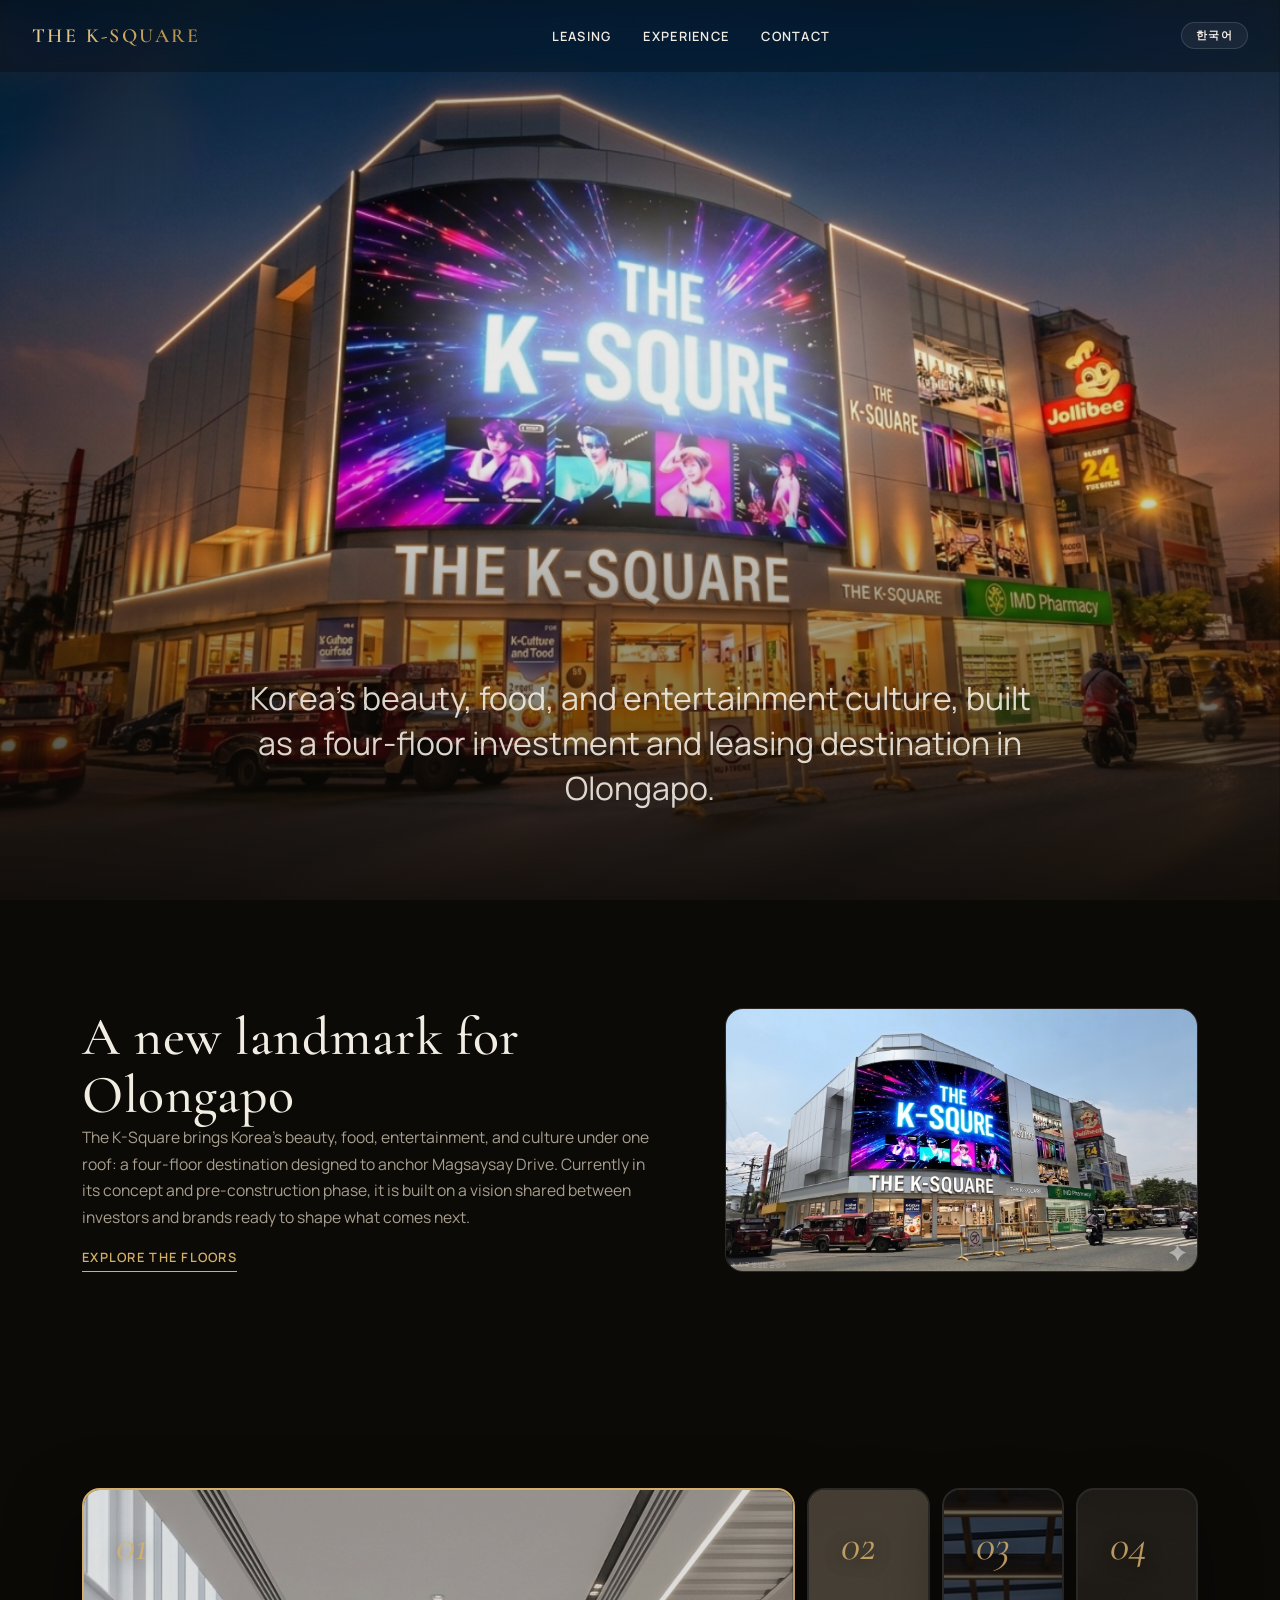
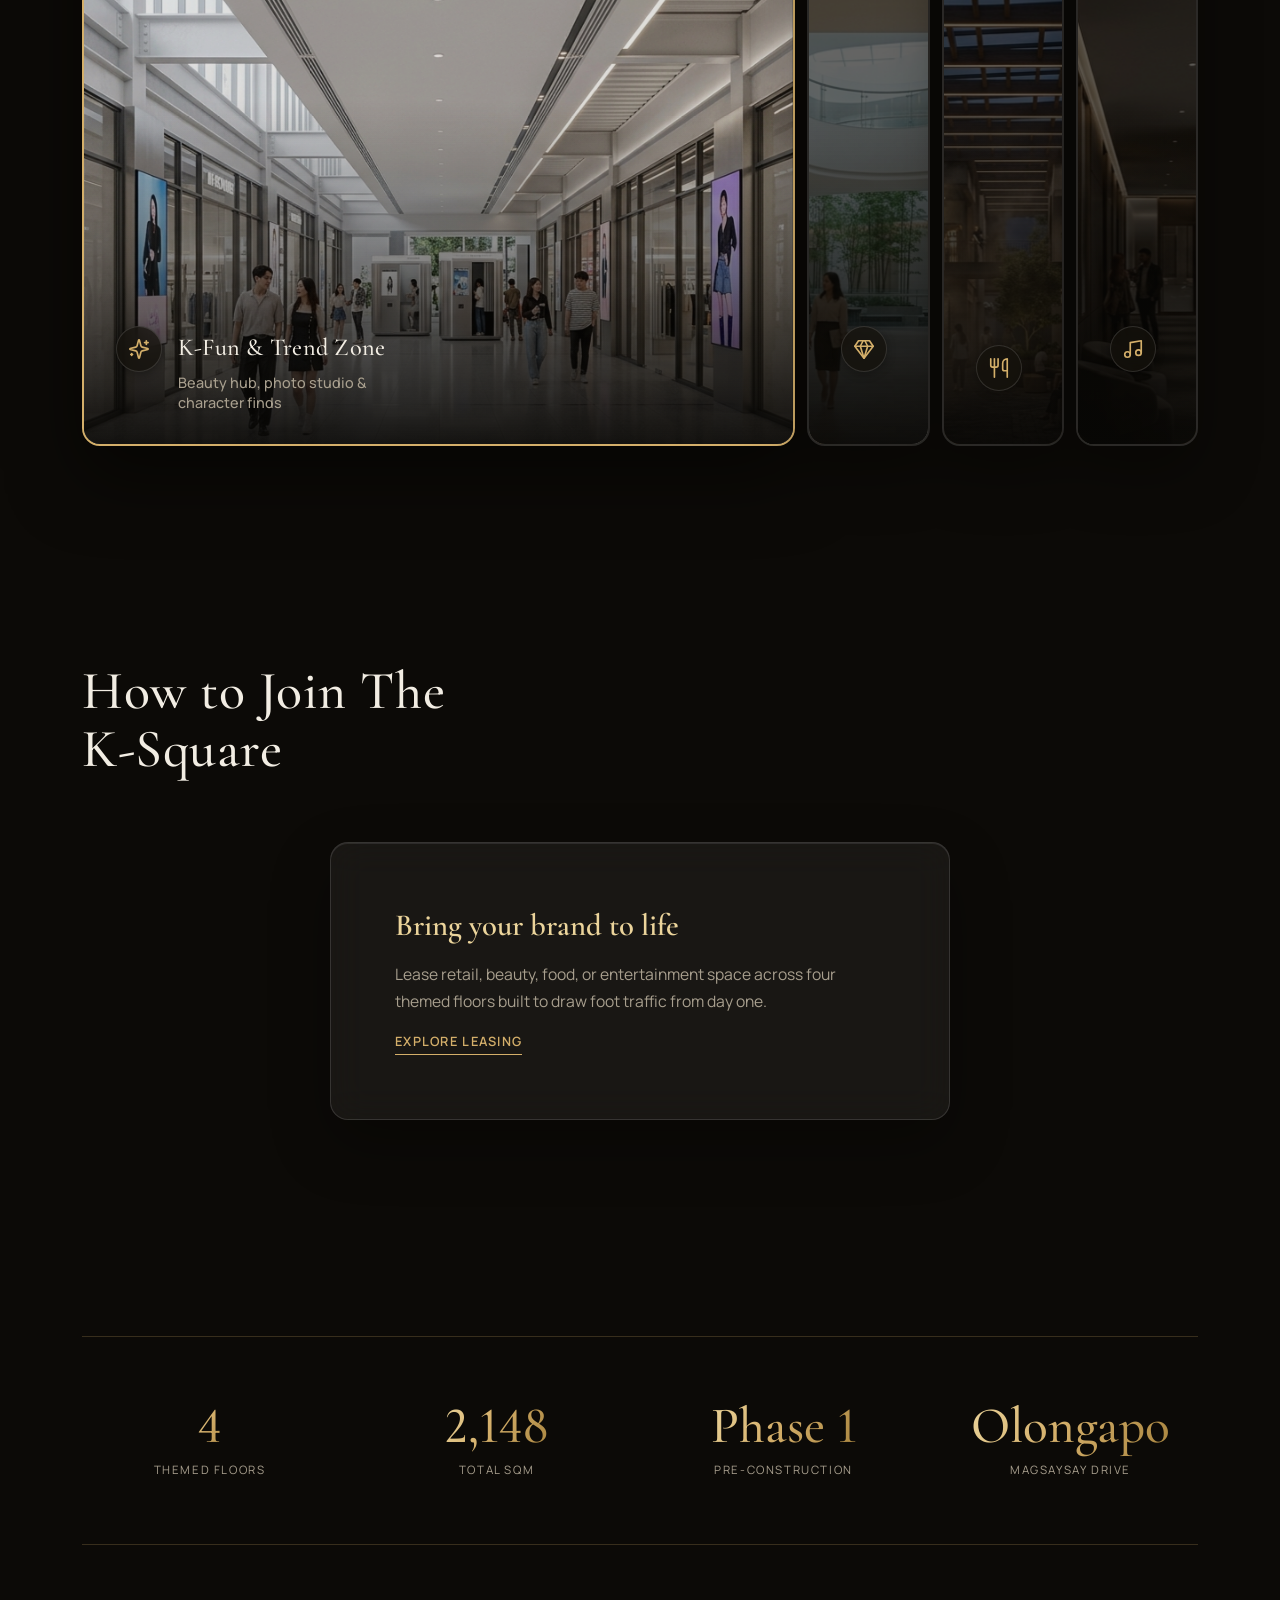
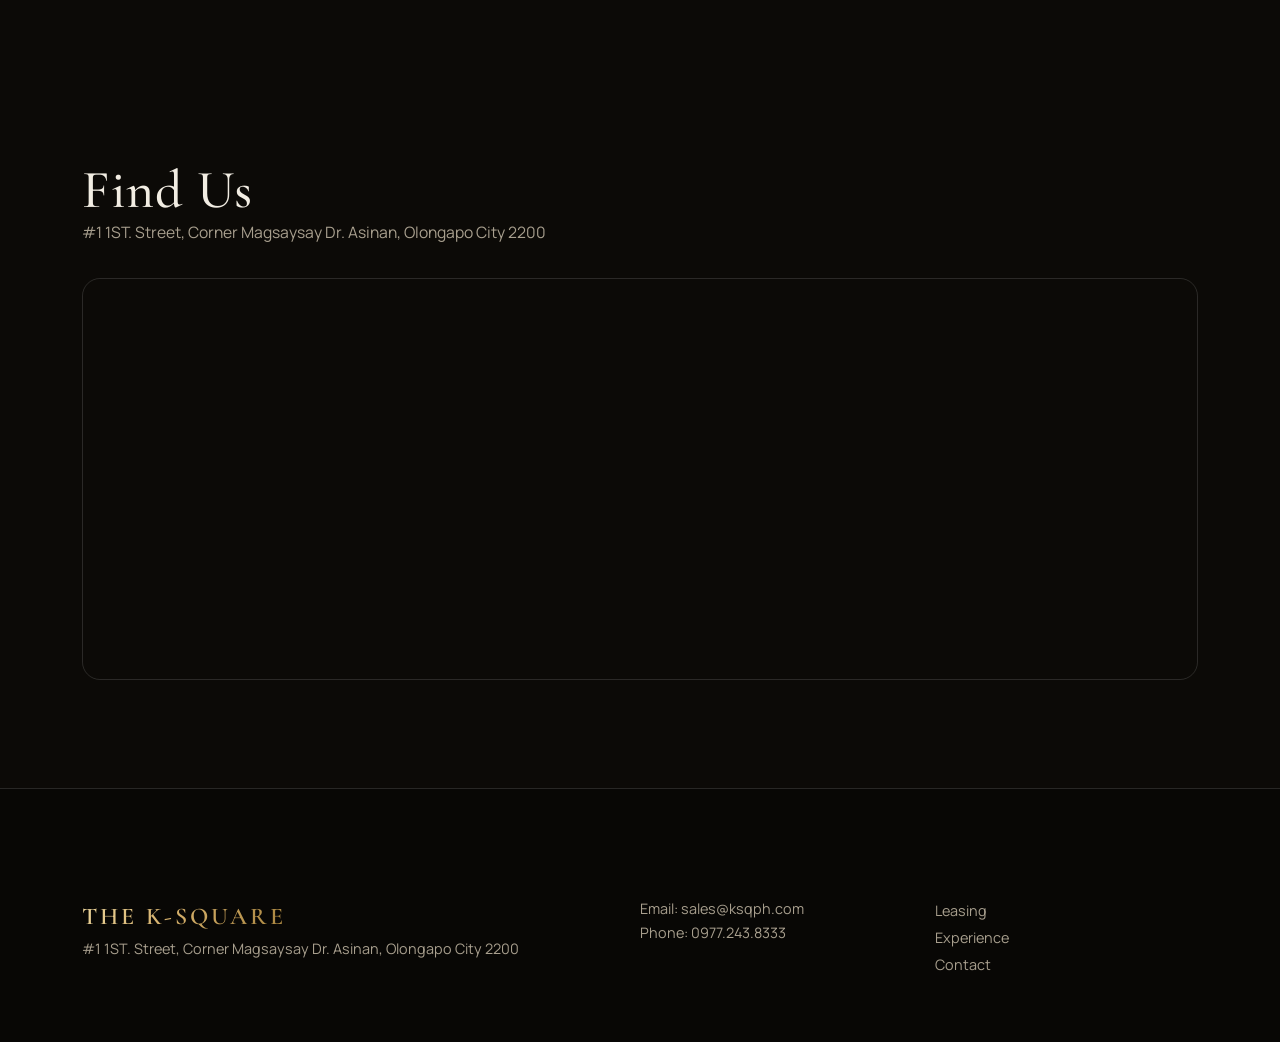
<file: index.html>
<!DOCTYPE html>
<html lang="en">
<head>
  <meta charset="UTF-8">
  <meta name="viewport" content="width=device-width, initial-scale=1.0">
  <link rel="preconnect" href="https://fonts.googleapis.com">
  <link rel="preconnect" href="https://fonts.gstatic.com" crossorigin>
  <link rel="stylesheet" href="https://fonts.googleapis.com/css2?family=Cormorant+Garamond:ital,wght@0,400;0,500;0,600;1,400;1,500&family=Manrope:wght@400;500;600;700&display=swap">
  <title data-i18n="home.title">The K-Square: Where Korea Comes Alive in Olongapo</title>
  <link rel="stylesheet" href="css/tokens.css">
  <link rel="stylesheet" href="css/base.css">
  <link rel="stylesheet" href="css/components.css">
  <link rel="stylesheet" href="css/animations.css">
  <link rel="stylesheet" href="css/home.css">
</head>
<body>

  <nav class="nav">
    <span class="nav__logo">THE K-SQUARE</span>
    <ul class="nav__links">
      <li><a href="leasing.html" data-i18n="nav.leasing">Leasing</a></li>
      <!-- HIDDEN(investing): unhide to restore the Investing nav link
      <li><a href="investing.html" data-i18n="nav.investing">Investing</a></li>
      -->
      <li><a href="experience.html" data-i18n="nav.experience">Experience</a></li>
      <li><a href="contact.html" data-i18n="nav.contact">Contact</a></li>
    </ul>
    <div class="nav__actions">
      <button class="nav__lang" id="lang-toggle" type="button" aria-label="View in Korean" data-lang-next="ko">한국어</button>
      <button class="nav__toggle" id="nav-toggle" aria-label="Toggle menu">&#9776;</button>
    </div>
  </nav>

  <section class="hero">
    <img class="hero__media" src="assets/BuildingNight1.png" alt="The K-Square building illuminated at night on Magsaysay Drive">

    <div class="hero__overlay"></div>
    <div class="hero__content">
      <p class="hero__tagline reveal reveal--stagger-1" data-i18n="hero.tagline">Korea's beauty, food, and entertainment culture, built as a four-floor investment and leasing destination in Olongapo.</p>
    </div>
  </section>

  <section id="vision" class="section vision">
    <div class="container vision__grid">
      <div class="vision__text reveal">
        <h2 data-i18n="vision.title">A new landmark for Olongapo</h2>
        <p data-i18n="vision.body">The K-Square brings Korea's beauty, food, entertainment, and culture under one roof: a four-floor destination designed to anchor Magsaysay Drive. Currently in its concept and pre-construction phase, it is built on a vision shared between investors and brands ready to shape what comes next.</p>
        <a href="leasing.html" class="link-accent" data-i18n="vision.link">Explore the floors</a>
      </div>
      <div class="vision__media reveal reveal--stagger-1">
        <img src="assets/BuildingDay.png" alt="The K-Square landmark on Magsaysay Drive by day">
      </div>
    </div>
  </section>

  <section class="section floors" id="floors">
    <div class="container">
      <div class="floors__slider reveal" role="list">
        <a class="floor-panel is-open" id="floor-1f" role="listitem" href="leasing.html#floor-plans">
          <img class="floor-panel__img" src="assets/floor-1f-interior.png" alt="Interior render of the K-Fun & Trend zone" loading="lazy">
          <span class="floor-panel__index numeral">01</span>
          <div class="floor-panel__label">
            <div class="floor-panel__head">
              <span class="floor-panel__icon" aria-hidden="true">
                <svg viewBox="0 0 24 24" fill="none" stroke="currentColor" stroke-width="1.8" stroke-linecap="round" stroke-linejoin="round"><path d="M9.937 15.5A2 2 0 0 0 8.5 14.063l-6.135-1.582a.5.5 0 0 1 0-.962L8.5 9.936A2 2 0 0 0 9.937 8.5l1.582-6.135a.5.5 0 0 1 .963 0L14.063 8.5A2 2 0 0 0 15.5 9.937l6.135 1.581a.5.5 0 0 1 0 .964L15.5 14.063a2 2 0 0 0-1.437 1.437l-1.582 6.135a.5.5 0 0 1-.963 0z"/><path d="M20 3v4"/><path d="M22 5h-4"/><path d="M4 17v2"/><path d="M5 18H3"/></svg>
              </span>
              <h2 class="floor-panel__title" data-i18n="floor1.title">K-Fun &amp; Trend Zone</h2>
            </div>
            <p class="floor-panel__sub" data-i18n="floor1.sub">Beauty hub, photo studio &amp; character finds</p>
          </div>
        </a>

        <a class="floor-panel" id="floor-2f" role="listitem" href="leasing.html#floor-plans">
          <img class="floor-panel__img" src="assets/floor-2f-interior.png" alt="Interior render of the K-Beauty & Wellness zone" loading="lazy">
          <span class="floor-panel__index numeral">02</span>
          <div class="floor-panel__label">
            <div class="floor-panel__head">
              <span class="floor-panel__icon" aria-hidden="true">
                <svg viewBox="0 0 24 24" fill="none" stroke="currentColor" stroke-width="1.8" stroke-linecap="round" stroke-linejoin="round"><path d="M6 3h12l4 6-10 13L2 9Z"/><path d="M11 3 8 9l4 13 4-13-3-6"/><path d="M2 9h20"/></svg>
              </span>
              <h2 class="floor-panel__title" data-i18n="floor2.title">K-Beauty &amp; Wellness Zone</h2>
            </div>
            <p class="floor-panel__sub" data-i18n="floor2.sub">Salon, spa, wellness &amp; Korean essentials</p>
          </div>
        </a>

        <a class="floor-panel" id="floor-3f" role="listitem" href="leasing.html#floor-plans">
          <img class="floor-panel__img" src="assets/floor-3f-interior.png" alt="Interior render of the K-Food & Drama zone" loading="lazy">
          <span class="floor-panel__index numeral">03</span>
          <div class="floor-panel__label">
            <div class="floor-panel__head">
              <span class="floor-panel__icon" aria-hidden="true">
                <svg viewBox="0 0 24 24" fill="none" stroke="currentColor" stroke-width="1.8" stroke-linecap="round" stroke-linejoin="round"><path d="M3 2v7c0 1.1.9 2 2 2h4a2 2 0 0 0 2-2V2"/><path d="M7 2v20"/><path d="M21 15V2a5 5 0 0 0-5 5v6c0 1.1.9 2 2 2h3Zm0 0v7"/></svg>
              </span>
              <h2 class="floor-panel__title" data-i18n="floor3.title">K-Food &amp; Drama Zone</h2>
            </div>
            <p class="floor-panel__sub" data-i18n="floor3.sub">K-drama food court &amp; beverage bar</p>
          </div>
        </a>

        <a class="floor-panel" id="floor-4f" role="listitem" href="leasing.html#floor-plans">
          <img class="floor-panel__img" src="assets/floor-4f-interior.png" alt="Interior render of the K-Pop Entertain zone" loading="lazy">
          <span class="floor-panel__index numeral">04</span>
          <div class="floor-panel__label">
            <div class="floor-panel__head">
              <span class="floor-panel__icon" aria-hidden="true">
                <svg viewBox="0 0 24 24" fill="none" stroke="currentColor" stroke-width="1.8" stroke-linecap="round" stroke-linejoin="round"><path d="M9 18V5l12-2v13"/><circle cx="6" cy="18" r="3"/><circle cx="18" cy="16" r="3"/></svg>
              </span>
              <h2 class="floor-panel__title" data-i18n="floor4.title">K-Pop Entertain Zone</h2>
            </div>
            <p class="floor-panel__sub" data-i18n="floor4.sub">KTV, celebrity lounge &amp; roof-deck stage</p>
          </div>
        </a>
      </div>
    </div>
  </section>

  <section class="section fork">
    <div class="container">
      <h2 class="reveal" data-i18n="fork.title">How to Join The K‑Square</h2>
      <div class="fork__grid">
        <div class="fork__card reveal reveal--stagger-1">
          <h3 data-i18n="fork.brands.title">Bring your brand to life</h3>
          <p data-i18n="fork.brands.body">Lease retail, beauty, food, or entertainment space across four themed floors built to draw foot traffic from day one.</p>
          <a href="leasing.html" class="link-accent" data-i18n="fork.brands.link">Explore Leasing</a>
        </div>
        <!-- HIDDEN(investing): unhide this card to restore the Investing fork option
        <div class="fork__card reveal reveal--stagger-2">
          <h3 data-i18n="fork.investors.title">Be part of the vision</h3>
          <p data-i18n="fork.investors.body">Join a ground-floor investment opportunity in Olongapo's first dedicated K-culture destination.</p>
          <a href="investing.html" class="link-accent" data-i18n="fork.investors.link">Explore Investing</a>
        </div>
        -->
      </div>
    </div>
  </section>

  <section class="section">
    <div class="container">
      <div class="stats reveal">
        <div class="stats__item"><span class="stats__num">4</span><span class="stats__label" data-i18n="stats.floors">Themed Floors</span></div>
        <div class="stats__item"><span class="stats__num">2,148</span><span class="stats__label" data-i18n="stats.sqm">Total sqm</span></div>
        <div class="stats__item"><span class="stats__num" data-i18n="stats.phase.num">Phase 1</span><span class="stats__label" data-i18n="stats.phase.label">Pre-construction</span></div>
        <div class="stats__item"><span class="stats__num" data-i18n="stats.place.num">Olongapo</span><span class="stats__label" data-i18n="stats.place.label">Magsaysay Drive</span></div>
      </div>
    </div>
  </section>

  <section class="section location">
    <div class="container">
      <h2 class="reveal" data-i18n="location.title">Find Us</h2>
      <p class="reveal reveal--stagger-1" data-i18n="location.address">#1 1ST. Street, Corner Magsaysay Dr. Asinan, Olongapo City 2200</p>
      <div class="location__map reveal reveal--stagger-2">
        <iframe
          src="https://maps.google.com/maps?q=1st+Street+corner+Magsaysay+Drive%2C+Asinan%2C+Olongapo+City%2C+2200%2C+Philippines&output=embed"
          width="100%" height="400" style="border:0;" loading="lazy"
          referrerpolicy="no-referrer-when-downgrade"
          title="Map of The K-Square location"></iframe>
      </div>
    </div>
  </section>

  <footer class="footer">
    <div class="container footer__grid">
      <div>
        <span class="nav__logo">THE K-SQUARE</span>
        <p data-i18n="footer.address">#1 1ST. Street, Corner Magsaysay Dr. Asinan, Olongapo City 2200</p>
      </div>
      <div>
        <p data-i18n="footer.email">Email: sales@ksqph.com</p>
        <p data-i18n="footer.phone">Phone: 0977.243.8333</p>
      </div>
      <div>
        <a href="leasing.html" data-i18n="nav.leasing">Leasing</a><br>
        <!-- HIDDEN(investing): unhide to restore the footer Investing link
        <a href="investing.html" data-i18n="nav.investing">Investing</a><br>
        -->
        <a href="experience.html" data-i18n="nav.experience">Experience</a><br>
        <a href="contact.html" data-i18n="nav.contact">Contact</a>
      </div>
    </div>
  </footer>

  <script src="js/i18n.js"></script>
  <script src="js/parallax.js"></script>
  <script src="js/scroll-reveal.js"></script>
  <script>
    document.getElementById('nav-toggle').addEventListener('click', () => {
      document.querySelector('.nav__links').classList.toggle('nav__links--open');
    });
  </script>
</body>
</html>
</file>
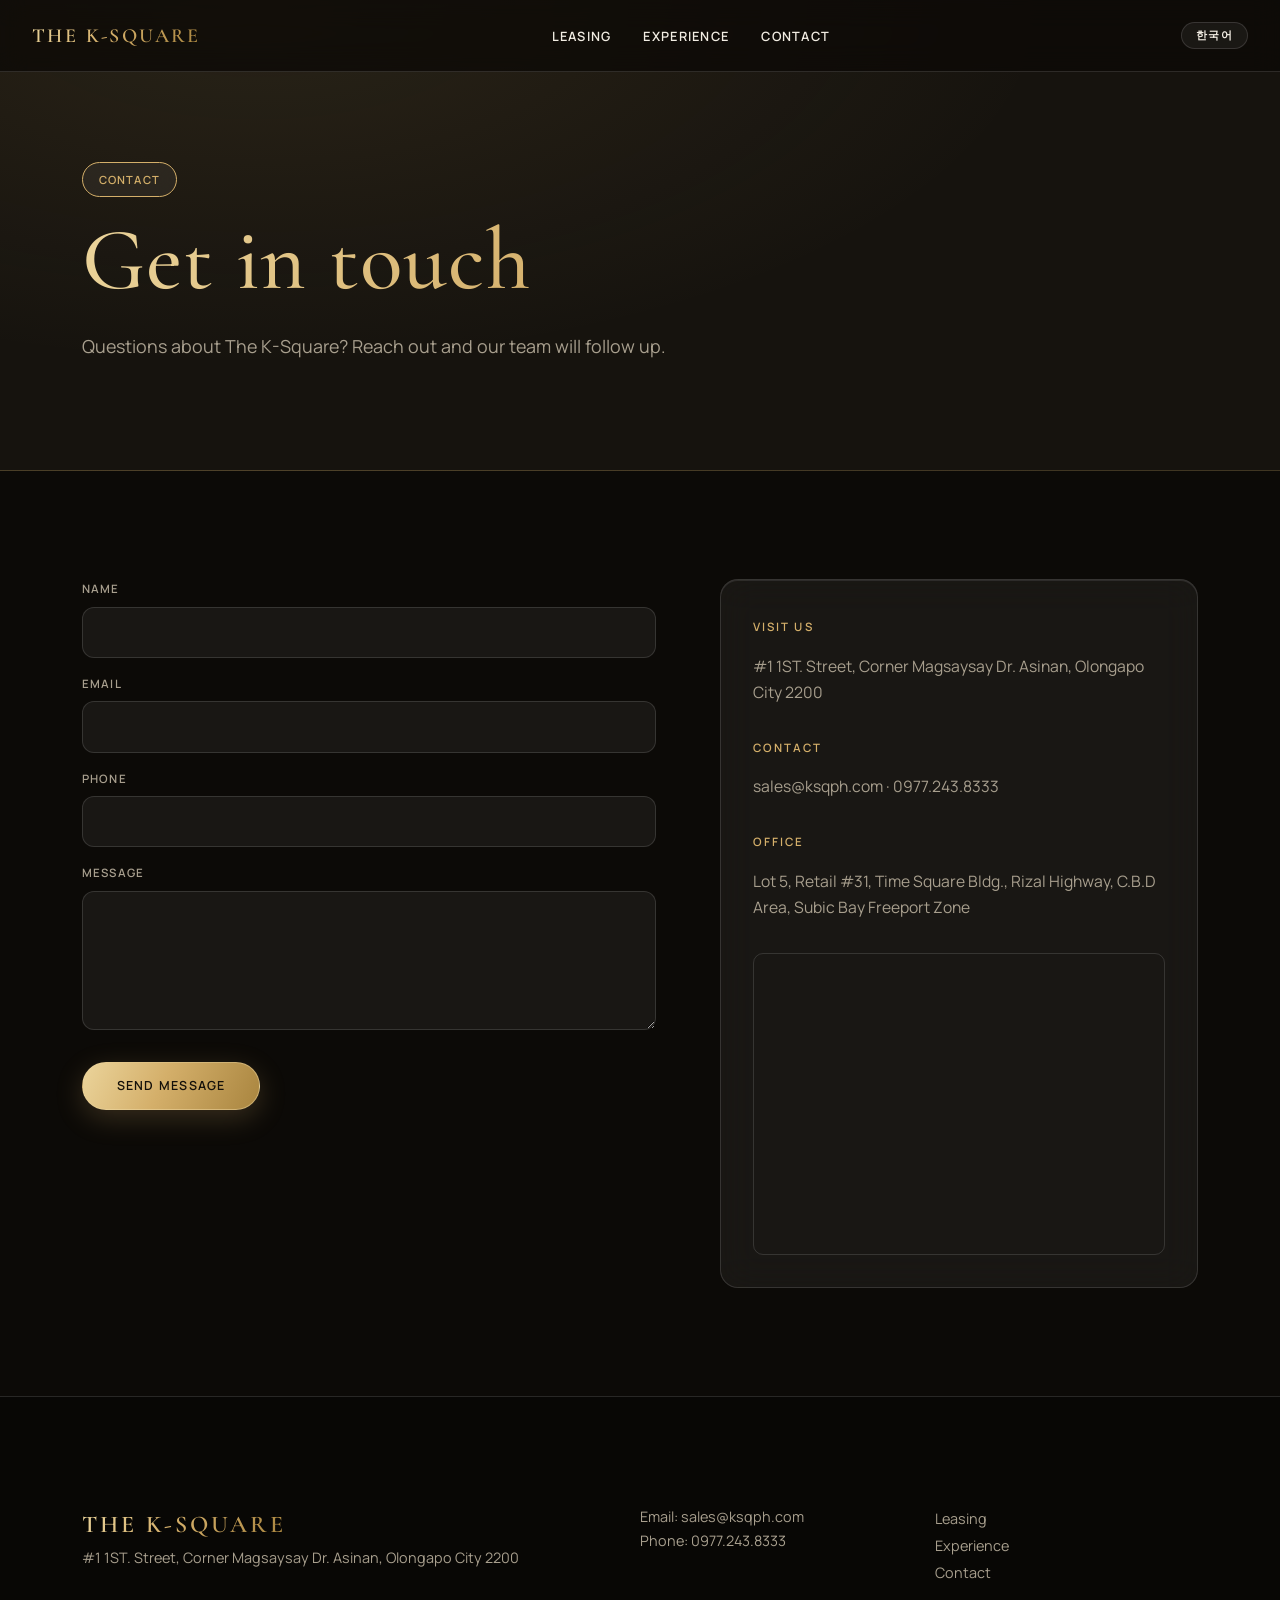
<file: contact.html>
<!DOCTYPE html>
<html lang="en">
<head>
  <meta charset="UTF-8">
  <meta name="viewport" content="width=device-width, initial-scale=1.0">
  <link rel="preconnect" href="https://fonts.googleapis.com">
  <link rel="preconnect" href="https://fonts.gstatic.com" crossorigin>
  <link rel="stylesheet" href="https://fonts.googleapis.com/css2?family=Cormorant+Garamond:ital,wght@0,400;0,500;0,600;1,400;1,500&family=Manrope:wght@400;500;600;700&display=swap">
  <title data-i18n="contact.title">Contact: The K-Square</title>
  <link rel="stylesheet" href="css/tokens.css">
  <link rel="stylesheet" href="css/base.css">
  <link rel="stylesheet" href="css/components.css">
  <link rel="stylesheet" href="css/animations.css">
  <link rel="stylesheet" href="css/contact.css">
</head>
<body>

  <nav class="nav nav--static">
    <a href="index.html" class="nav__logo">THE K-SQUARE</a>
    <ul class="nav__links">
      <li><a href="leasing.html" data-i18n="nav.leasing">Leasing</a></li>
      <!-- HIDDEN(investing): unhide to restore the Investing nav link
      <li><a href="investing.html" data-i18n="nav.investing">Investing</a></li>
      -->
      <li><a href="experience.html" data-i18n="nav.experience">Experience</a></li>
      <li><a href="contact.html" data-i18n="nav.contact">Contact</a></li>
    </ul>
    <div class="nav__actions">
      <button class="nav__lang" id="lang-toggle" type="button" aria-label="View in Korean" data-lang-next="ko">한국어</button>
      <button class="nav__toggle" id="nav-toggle" aria-label="Toggle menu">&#9776;</button>
    </div>
  </nav>

  <header class="page-hero">
    <div class="container">
      <span class="badge reveal" data-i18n="contact.hero.eyebrow">Contact</span>
      <h1 class="reveal reveal--stagger-1" data-i18n="contact.hero.title">Get in touch</h1>
      <p class="lead reveal reveal--stagger-2" data-i18n="contact.hero.lead">Questions about The K-Square? Reach out and our team will follow up.</p>
    </div>
  </header>

  <section class="section contact__layout">
    <div class="container contact__grid">
      <div class="reveal">
        <!-- Formspree: replace REPLACE_WITH_FORM_ID with your form's ID (https://formspree.io). Until then, the form shows a local confirmation. -->
        <form id="contact-form" action="https://formspree.io/f/REPLACE_WITH_FORM_ID" method="POST" novalidate>
          <label><span data-i18n="form.name">Name</span><input type="text" name="name" required></label>
          <label><span data-i18n="form.email">Email</span><input type="email" name="email" required></label>
          <label><span data-i18n="form.phone">Phone</span><input type="tel" name="phone"></label>
          <label><span data-i18n="form.message">Message</span><textarea name="message" rows="5" required></textarea></label>
          <button type="submit" class="btn btn--primary" data-i18n="form.send.message">Send Message</button>
        </form>
        <p class="form-confirmation" hidden data-i18n="contact.confirm">Thanks for reaching out, we'll respond shortly.</p>
      </div>
      <div class="contact__details reveal reveal--stagger-1">
        <span class="label" data-i18n="contact.visit">Visit Us</span>
        <p data-i18n="contact.address">#1 1ST. Street, Corner Magsaysay Dr. Asinan, Olongapo City 2200</p>
        <span class="label" data-i18n="contact.contact">Contact</span>
        <p data-i18n="contact.details">sales@ksqph.com · 0977.243.8333</p>
        <span class="label" data-i18n="contact.office">Office</span>
        <p data-i18n="contact.office.address">Lot 5, Retail #31, Time Square Bldg., Rizal Highway, C.B.D Area, Subic Bay Freeport Zone</p>
        <div class="location__map">
          <iframe
            src="https://maps.google.com/maps?q=1st+Street+corner+Magsaysay+Drive%2C+Asinan%2C+Olongapo+City%2C+2200%2C+Philippines&output=embed"
            width="100%" height="300" style="border:0;" loading="lazy"
            referrerpolicy="no-referrer-when-downgrade"
            title="Map of The K-Square location"></iframe>
        </div>
      </div>
    </div>
  </section>

  <footer class="footer">
    <div class="container footer__grid">
      <div><span class="nav__logo">THE K-SQUARE</span><p data-i18n="footer.address">#1 1ST. Street, Corner Magsaysay Dr. Asinan, Olongapo City 2200</p></div>
      <div><p data-i18n="footer.email">Email: sales@ksqph.com</p><p data-i18n="footer.phone">Phone: 0977.243.8333</p></div>
      <div><a href="leasing.html" data-i18n="nav.leasing">Leasing</a><br><!-- HIDDEN(investing): unhide to restore --><!--<a href="investing.html" data-i18n="nav.investing">Investing</a><br>--><a href="experience.html" data-i18n="nav.experience">Experience</a><br><a href="contact.html" data-i18n="nav.contact">Contact</a></div>
    </div>
  </footer>

  <script src="js/i18n.js"></script>
  <script src="js/parallax.js"></script>
  <script src="js/scroll-reveal.js"></script>
  <script src="js/forms.js"></script>
  <script>
    document.getElementById('nav-toggle').addEventListener('click', () => {
      document.querySelector('.nav__links').classList.toggle('nav__links--open');
    });
    initForm('#contact-form');
  </script>
</body>
</html>
</file>
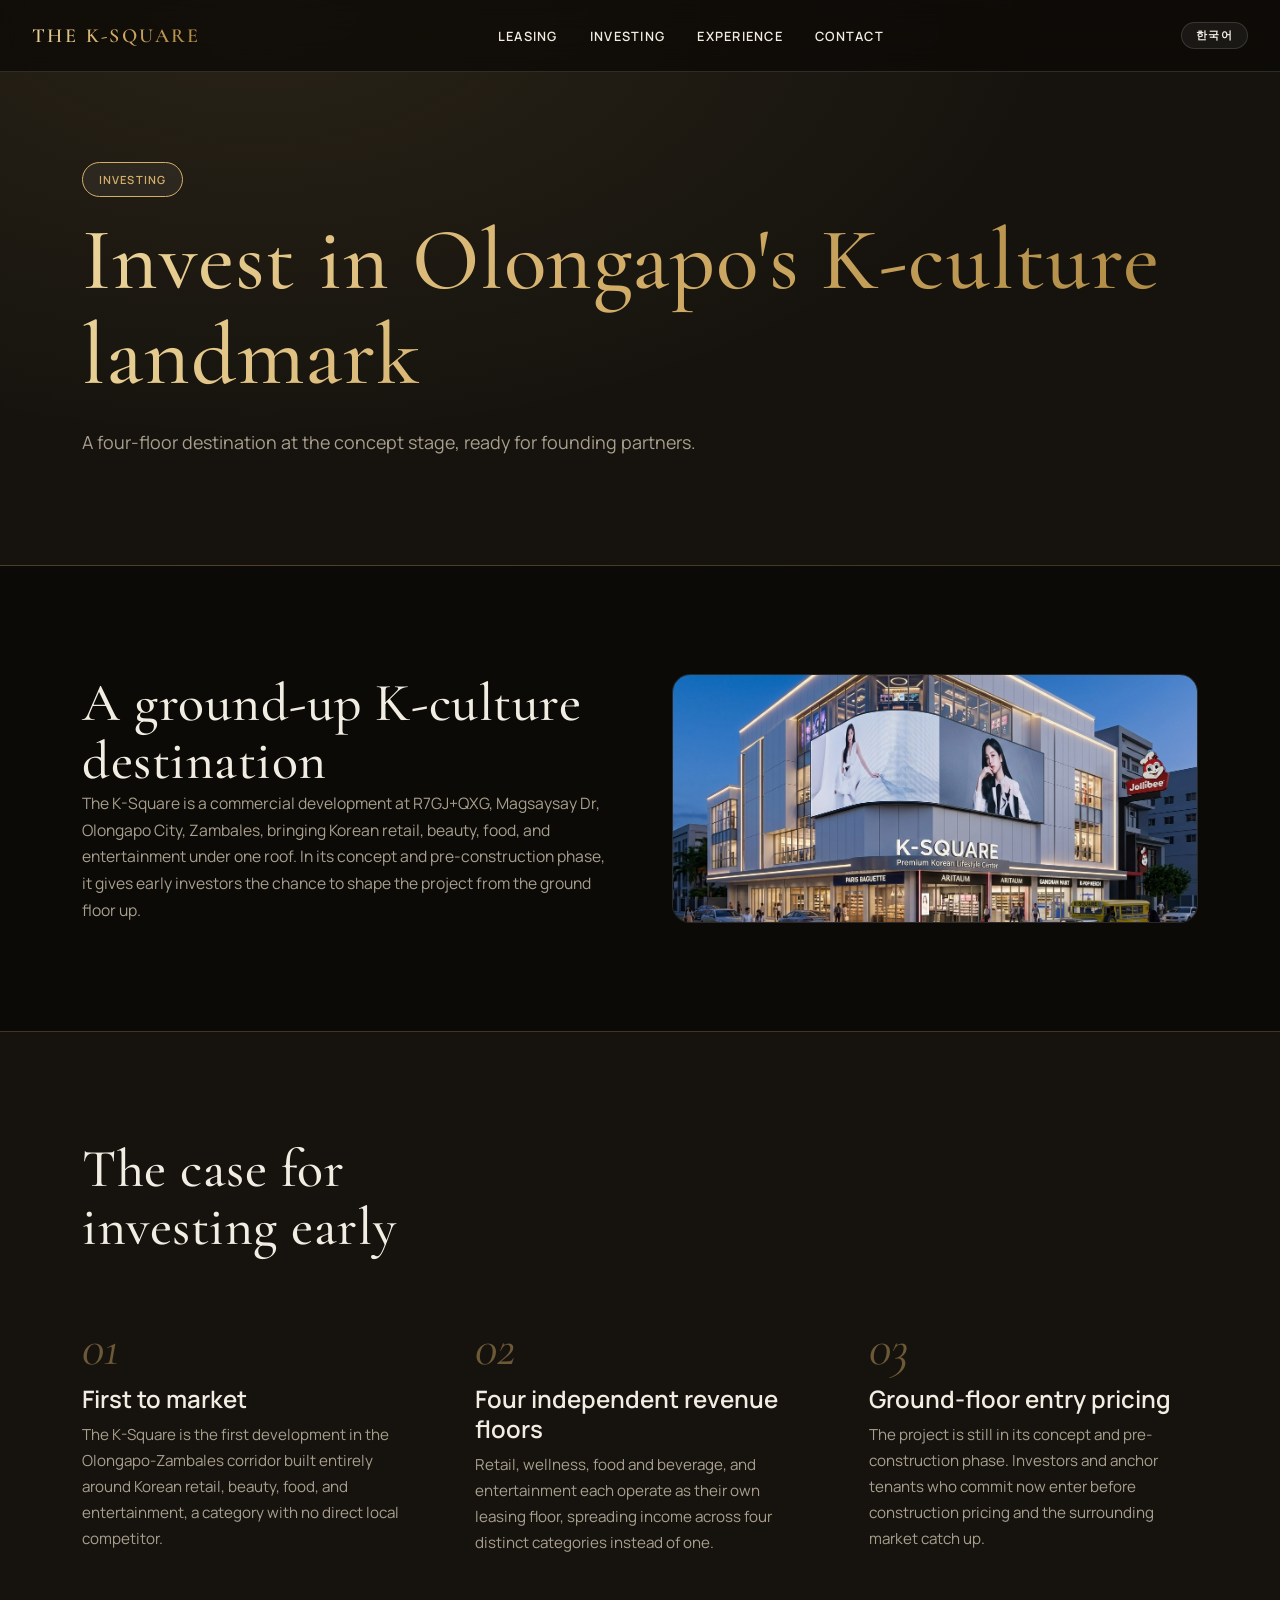
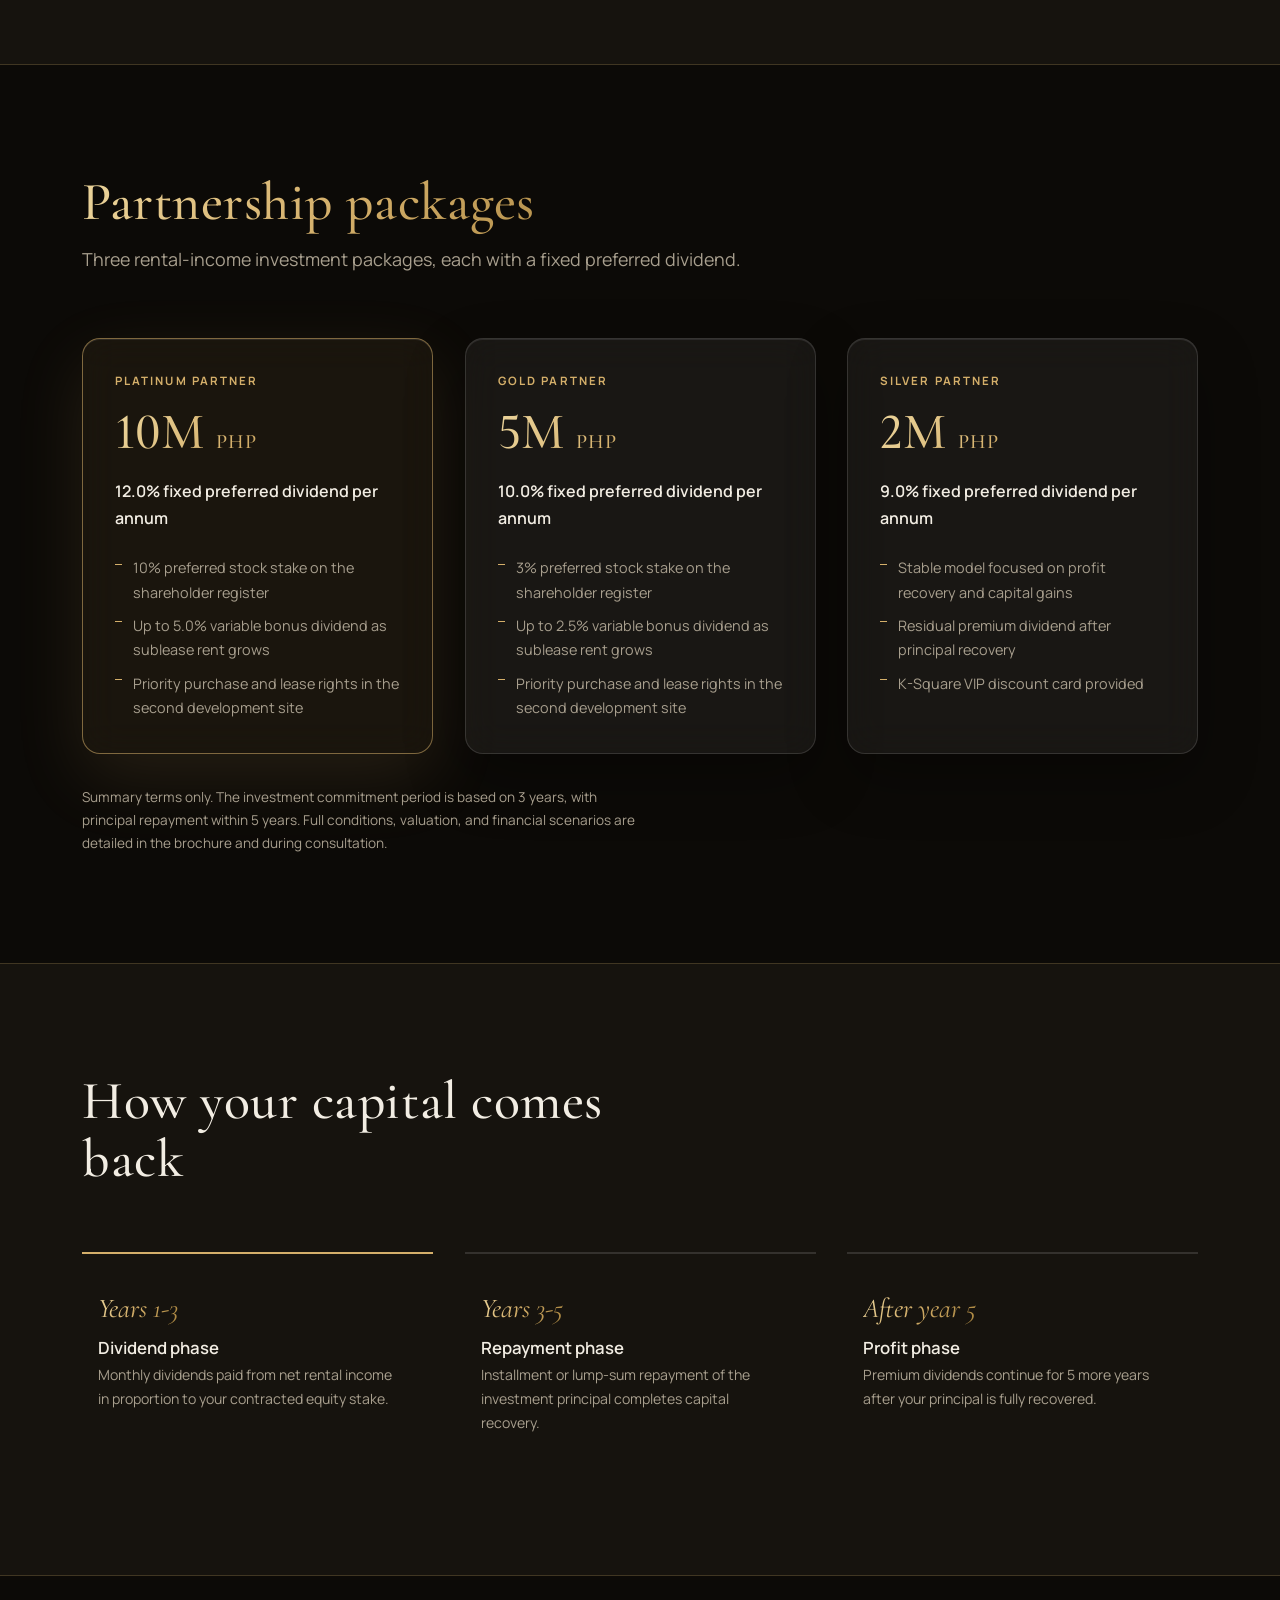
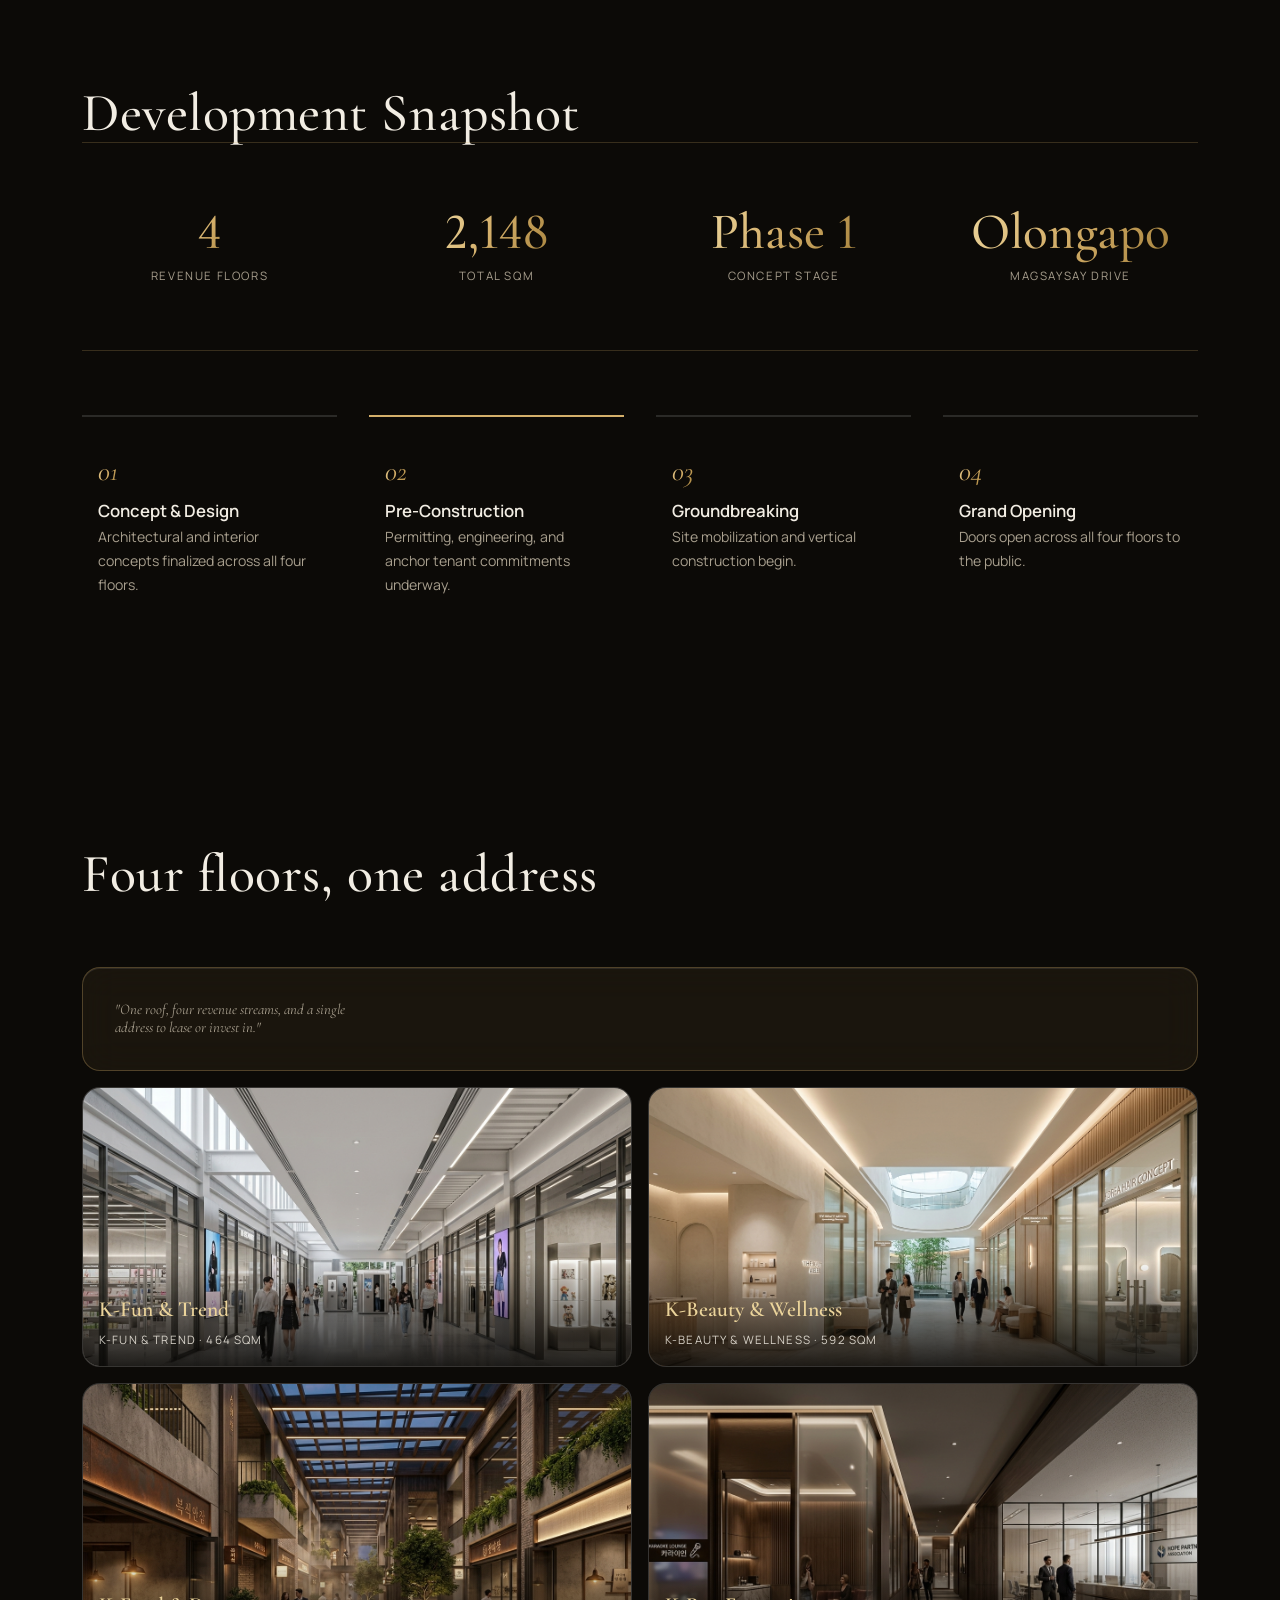
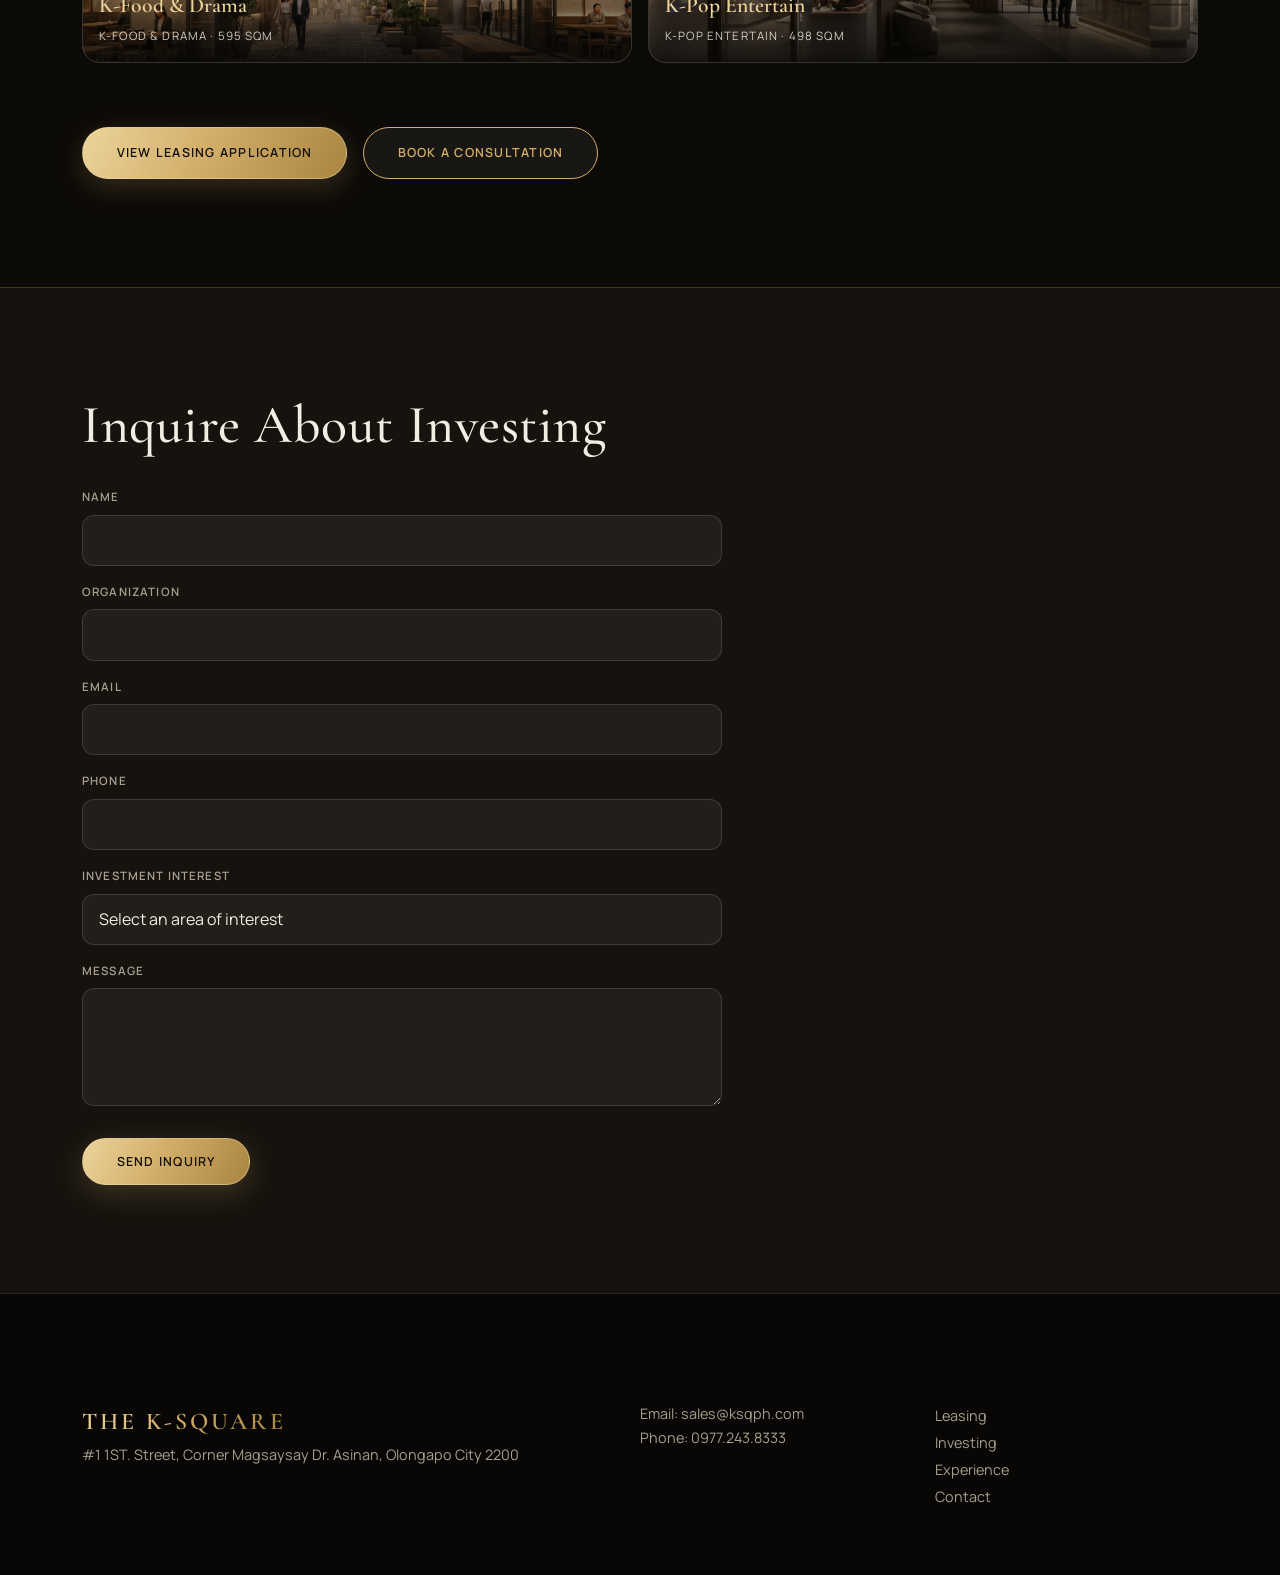
<file: investing.html>
<!DOCTYPE html>
<html lang="en">
<head>
  <meta charset="UTF-8">
  <meta name="viewport" content="width=device-width, initial-scale=1.0">
  <link rel="preconnect" href="https://fonts.googleapis.com">
  <link rel="preconnect" href="https://fonts.gstatic.com" crossorigin>
  <link rel="stylesheet" href="https://fonts.googleapis.com/css2?family=Cormorant+Garamond:ital,wght@0,400;0,500;0,600;1,400;1,500&family=Manrope:wght@400;500;600;700&display=swap">
  <title data-i18n="investing.title">Invest in The K-Square</title>
  <link rel="stylesheet" href="css/tokens.css">
  <link rel="stylesheet" href="css/base.css">
  <link rel="stylesheet" href="css/components.css">
  <link rel="stylesheet" href="css/animations.css">
  <link rel="stylesheet" href="css/investing.css">
</head>
<body>

  <nav class="nav nav--static">
    <a href="index.html" class="nav__logo">THE K-SQUARE</a>
    <ul class="nav__links">
      <li><a href="leasing.html" data-i18n="nav.leasing">Leasing</a></li>
      <li><a href="investing.html" data-i18n="nav.investing">Investing</a></li>
      <li><a href="experience.html" data-i18n="nav.experience">Experience</a></li>
      <li><a href="contact.html" data-i18n="nav.contact">Contact</a></li>
    </ul>
    <div class="nav__actions">
      <button class="nav__lang" id="lang-toggle" type="button" aria-label="View in Korean" data-lang-next="ko">한국어</button>
      <button class="nav__toggle" id="nav-toggle" aria-label="Toggle menu">&#9776;</button>
    </div>
  </nav>

  <header class="page-hero">
    <div class="container">
      <span class="badge reveal" data-i18n="investing.hero.eyebrow">Investing</span>
      <h1 class="reveal reveal--stagger-1" data-i18n="investing.hero.title">Invest in Olongapo's K-culture landmark</h1>
      <p class="lead reveal reveal--stagger-2" data-i18n="investing.hero.lead">A four-floor destination at the concept stage, ready for founding partners.</p>
    </div>
  </header>

  <section class="section">
    <div class="container opportunity__grid">
      <div class="reveal">
        <h2 data-i18n="investing.opp.title">A ground-up K-culture destination</h2>
        <p data-i18n="investing.opp.body">The K-Square is a commercial development at R7GJ+QXG, Magsaysay Dr, Olongapo City, Zambales, bringing Korean retail, beauty, food, and entertainment under one roof. In its concept and pre-construction phase, it gives early investors the chance to shape the project from the ground floor up.</p>
      </div>
      <div class="opportunity__media reveal reveal--stagger-1">
        <img src="assets/hero-poster.png" alt="The K-Square landmark illuminated at night on Magsaysay Drive">
      </div>
    </div>
  </section>

  <section class="section why-invest">
    <div class="container">
      <h2 class="reveal" data-i18n="investing.why.title">The case for investing early</h2>
      <div class="why-invest__list">
        <div class="why-invest__item reveal">
          <span class="numeral">01</span>
          <h3 data-i18n="investing.why1.title">First to market</h3>
          <p data-i18n="investing.why1.body">The K-Square is the first development in the Olongapo-Zambales corridor built entirely around Korean retail, beauty, food, and entertainment, a category with no direct local competitor.</p>
        </div>
        <div class="why-invest__item reveal reveal--stagger-1">
          <span class="numeral">02</span>
          <h3 data-i18n="investing.why2.title">Four independent revenue floors</h3>
          <p data-i18n="investing.why2.body">Retail, wellness, food and beverage, and entertainment each operate as their own leasing floor, spreading income across four distinct categories instead of one.</p>
        </div>
        <div class="why-invest__item reveal reveal--stagger-2">
          <span class="numeral">03</span>
          <h3 data-i18n="investing.why3.title">Ground-floor entry pricing</h3>
          <p data-i18n="investing.why3.body">The project is still in its concept and pre-construction phase. Investors and anchor tenants who commit now enter before construction pricing and the surrounding market catch up.</p>
        </div>
      </div>
    </div>
  </section>

  <section id="partners" class="section partners">
    <div class="container">
      <h2 class="h--gold reveal" data-i18n="investing.tiers.title">Partnership packages</h2>
      <p class="lead reveal reveal--stagger-1" data-i18n="investing.tiers.lead">Three rental-income investment packages, each with a fixed preferred dividend.</p>
      <div class="tiers">
        <article class="tier tier--featured reveal">
          <span class="tier__name" data-i18n="tier.platinum.name">Platinum Partner</span>
          <span class="tier__amount">10M <small>PHP</small></span>
          <p class="tier__rate" data-i18n="tier.platinum.rate">12.0% fixed preferred dividend per annum</p>
          <ul class="tier__list">
            <li data-i18n="tier.platinum.b1">10% preferred stock stake on the shareholder register</li>
            <li data-i18n="tier.platinum.b2">Up to 5.0% variable bonus dividend as sublease rent grows</li>
            <li data-i18n="tier.platinum.b3">Priority purchase and lease rights in the second development site</li>
          </ul>
        </article>
        <article class="tier reveal reveal--stagger-1">
          <span class="tier__name" data-i18n="tier.gold.name">Gold Partner</span>
          <span class="tier__amount">5M <small>PHP</small></span>
          <p class="tier__rate" data-i18n="tier.gold.rate">10.0% fixed preferred dividend per annum</p>
          <ul class="tier__list">
            <li data-i18n="tier.gold.b1">3% preferred stock stake on the shareholder register</li>
            <li data-i18n="tier.gold.b2">Up to 2.5% variable bonus dividend as sublease rent grows</li>
            <li data-i18n="tier.gold.b3">Priority purchase and lease rights in the second development site</li>
          </ul>
        </article>
        <article class="tier reveal reveal--stagger-2">
          <span class="tier__name" data-i18n="tier.silver.name">Silver Partner</span>
          <span class="tier__amount">2M <small>PHP</small></span>
          <p class="tier__rate" data-i18n="tier.silver.rate">9.0% fixed preferred dividend per annum</p>
          <ul class="tier__list">
            <li data-i18n="tier.silver.b1">Stable model focused on profit recovery and capital gains</li>
            <li data-i18n="tier.silver.b2">Residual premium dividend after principal recovery</li>
            <li data-i18n="tier.silver.b3">K-Square VIP discount card provided</li>
          </ul>
        </article>
      </div>
      <p class="tiers__note reveal" data-i18n="investing.tiers.note">Summary terms only. The investment commitment period is based on 3 years, with principal repayment within 5 years. Full conditions, valuation, and financial scenarios are detailed in the brochure and during consultation.</p>
    </div>
  </section>

  <section class="section recovery">
    <div class="container">
      <h2 class="reveal" data-i18n="investing.recovery.title">How your capital comes back</h2>
      <div class="timeline timeline--3">
        <div class="timeline__step timeline__step--active reveal">
          <span class="timeline__mark" data-i18n="investing.rec1.mark">Years 1-3</span>
          <h3 data-i18n="investing.rec1.title">Dividend phase</h3>
          <p data-i18n="investing.rec1.body">Monthly dividends paid from net rental income in proportion to your contracted equity stake.</p>
        </div>
        <div class="timeline__step reveal reveal--stagger-1">
          <span class="timeline__mark" data-i18n="investing.rec2.mark">Years 3-5</span>
          <h3 data-i18n="investing.rec2.title">Repayment phase</h3>
          <p data-i18n="investing.rec2.body">Installment or lump-sum repayment of the investment principal completes capital recovery.</p>
        </div>
        <div class="timeline__step reveal reveal--stagger-2">
          <span class="timeline__mark" data-i18n="investing.rec3.mark">After year 5</span>
          <h3 data-i18n="investing.rec3.title">Profit phase</h3>
          <p data-i18n="investing.rec3.body">Premium dividends continue for 5 more years after your principal is fully recovered.</p>
        </div>
      </div>
    </div>
  </section>

  <section class="section snapshot">
    <div class="container">
      <h2 class="reveal" data-i18n="investing.snapshot.title">Development Snapshot</h2>
      <div class="stats reveal">
        <div class="stats__item"><span class="stats__num">4</span><span class="stats__label" data-i18n="investing.stats.floors">Revenue Floors</span></div>
        <div class="stats__item"><span class="stats__num">2,148</span><span class="stats__label" data-i18n="stats.sqm">Total sqm</span></div>
        <div class="stats__item"><span class="stats__num" data-i18n="stats.phase.num">Phase 1</span><span class="stats__label" data-i18n="investing.stats.phase.label">Concept Stage</span></div>
        <div class="stats__item"><span class="stats__num" data-i18n="stats.place.num">Olongapo</span><span class="stats__label" data-i18n="stats.place.label">Magsaysay Drive</span></div>
      </div>

      <div class="timeline">
        <div class="timeline__step">
          <span class="timeline__mark">01</span>
          <h3 data-i18n="investing.tl1.title">Concept &amp; Design</h3>
          <p data-i18n="investing.tl1.body">Architectural and interior concepts finalized across all four floors.</p>
        </div>
        <div class="timeline__step timeline__step--active">
          <span class="timeline__mark">02</span>
          <h3 data-i18n="investing.tl2.title">Pre-Construction</h3>
          <p data-i18n="investing.tl2.body">Permitting, engineering, and anchor tenant commitments underway.</p>
        </div>
        <div class="timeline__step">
          <span class="timeline__mark">03</span>
          <h3 data-i18n="investing.tl3.title">Groundbreaking</h3>
          <p data-i18n="investing.tl3.body">Site mobilization and vertical construction begin.</p>
        </div>
        <div class="timeline__step">
          <span class="timeline__mark">04</span>
          <h3 data-i18n="investing.tl4.title">Grand Opening</h3>
          <p data-i18n="investing.tl4.body">Doors open across all four floors to the public.</p>
        </div>
      </div>
    </div>
  </section>

  <section class="section revenue-mix">
    <div class="container">
      <h2 class="reveal" data-i18n="investing.mix.title">Four floors, one address</h2>
      <div class="bento">
        <div class="bento__tile bento__tile--wide bento__tile--dark reveal">
          <p class="pull-quote" data-i18n="investing.mix.quote">"One roof, four revenue streams, and a single address to lease or invest in."</p>
        </div>
        <div class="bento__tile bento__tile--media bento__tile--span3 reveal reveal--stagger-1">
          <img src="assets/floor-1f-interior.png" alt="Interior render of the K-Fun & Trend zone">
          <div class="bento__cap">
            <div class="bento__cap-title" data-i18n="floor1.cap">K-Fun &amp; Trend</div>
            <div class="bento__cap-meta" data-i18n="floor1.label">K-Fun &amp; Trend · 464 sqm</div>
          </div>
        </div>
        <div class="bento__tile bento__tile--media bento__tile--span3 reveal reveal--stagger-2">
          <img src="assets/floor-2f-interior.png" alt="Interior render of the K-Beauty & Wellness zone">
          <div class="bento__cap">
            <div class="bento__cap-title" data-i18n="floor2.cap">K-Beauty &amp; Wellness</div>
            <div class="bento__cap-meta" data-i18n="floor2.label">K-Beauty &amp; Wellness · 592 sqm</div>
          </div>
        </div>
        <div class="bento__tile bento__tile--media bento__tile--span3 reveal reveal--stagger-1">
          <img src="assets/floor-3f-interior.png" alt="Interior render of the K-Food & Drama zone">
          <div class="bento__cap">
            <div class="bento__cap-title" data-i18n="floor3.cap">K-Food &amp; Drama</div>
            <div class="bento__cap-meta" data-i18n="floor3.label">K-Food &amp; Drama · 595 sqm</div>
          </div>
        </div>
        <div class="bento__tile bento__tile--media bento__tile--span3 reveal reveal--stagger-2">
          <img src="assets/floor-4f-interior.png" alt="Interior render of the K-Pop Entertain zone">
          <div class="bento__cap">
            <div class="bento__cap-title" data-i18n="floor4.cap">K-Pop Entertain</div>
            <div class="bento__cap-meta" data-i18n="floor4.label">K-Pop Entertain · 498 sqm</div>
          </div>
        </div>
      </div>

      <div class="cta-row reveal">
        <a href="assets/K-SQUARE-LEASING-APPLICATION-FORM.pdf" class="btn btn--primary" target="_blank" rel="noopener" data-i18n="cta.brochure">View Leasing Application</a>
        <a href="#book-consultation" class="btn btn--ghost" data-i18n="cta.consult">Book a Consultation</a>
        <!-- PLACEHOLDER: replace #book-consultation with a real scheduling embed link (e.g. Calendly) once available -->
      </div>
    </div>
  </section>

  <section id="inquiry" class="section inquiry">
    <div class="container">
      <h2 class="reveal" data-i18n="investing.inquiry.title">Inquire About Investing</h2>
      <!-- Formspree: replace REPLACE_WITH_FORM_ID with your form's ID (https://formspree.io). Until then, the form shows a local confirmation. -->
      <form id="investing-form" class="reveal reveal--stagger-1" action="https://formspree.io/f/REPLACE_WITH_FORM_ID" method="POST" novalidate>
        <label><span data-i18n="form.name">Name</span><input type="text" name="name" required></label>
        <label><span data-i18n="form.organization">Organization</span><input type="text" name="organization" required></label>
        <label><span data-i18n="form.email">Email</span><input type="email" name="email" required></label>
        <label><span data-i18n="form.phone">Phone</span><input type="tel" name="phone"></label>
        <label><span data-i18n="form.interest">Investment Interest</span>
          <select name="interest" required>
            <option value="" data-i18n="form.interest.select">Select an area of interest</option>
            <option value="equity" data-i18n="form.interest.equity">Equity Investment</option>
            <option value="anchor-tenant" data-i18n="form.interest.anchor">Anchor Tenant Partnership</option>
            <option value="other" data-i18n="form.interest.other">Other</option>
          </select>
        </label>
        <label><span data-i18n="form.message">Message</span><textarea name="message" rows="4"></textarea></label>
        <button type="submit" class="btn btn--primary" data-i18n="form.send.inquiry">Send Inquiry</button>
      </form>
      <p class="form-confirmation" hidden data-i18n="investing.confirm">Thanks, our investment team will reach out shortly.</p>
    </div>
  </section>

  <footer class="footer">
    <div class="container footer__grid">
      <div><span class="nav__logo">THE K-SQUARE</span><p data-i18n="footer.address">#1 1ST. Street, Corner Magsaysay Dr. Asinan, Olongapo City 2200</p></div>
      <div><p data-i18n="footer.email">Email: sales@ksqph.com</p><p data-i18n="footer.phone">Phone: 0977.243.8333</p></div>
      <div><a href="leasing.html" data-i18n="nav.leasing">Leasing</a><br><a href="investing.html" data-i18n="nav.investing">Investing</a><br><a href="experience.html" data-i18n="nav.experience">Experience</a><br><a href="contact.html" data-i18n="nav.contact">Contact</a></div>
    </div>
  </footer>

  <script src="js/i18n.js"></script>
  <script src="js/parallax.js"></script>
  <script src="js/scroll-reveal.js"></script>
  <script src="js/forms.js"></script>
  <script>
    document.getElementById('nav-toggle').addEventListener('click', () => {
      document.querySelector('.nav__links').classList.toggle('nav__links--open');
    });
    initForm('#investing-form');
  </script>
</body>
</html>
</file>
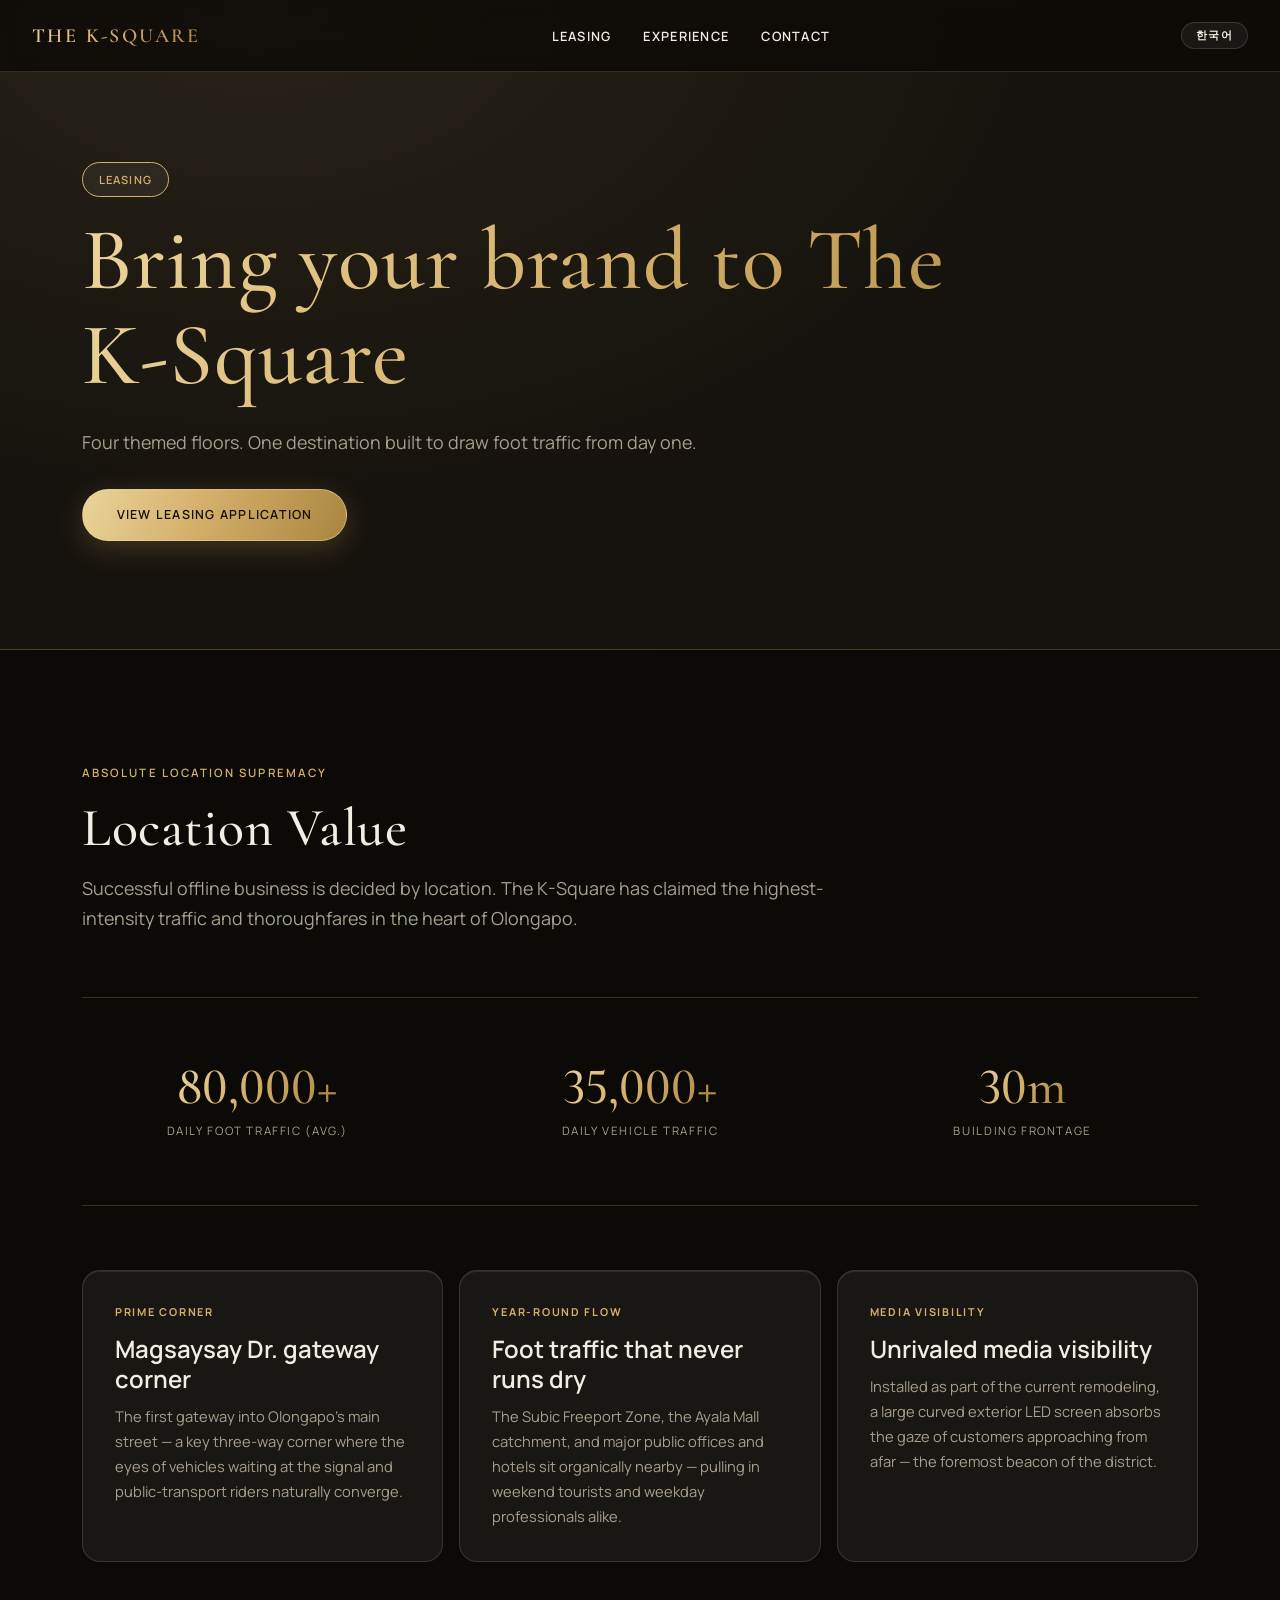
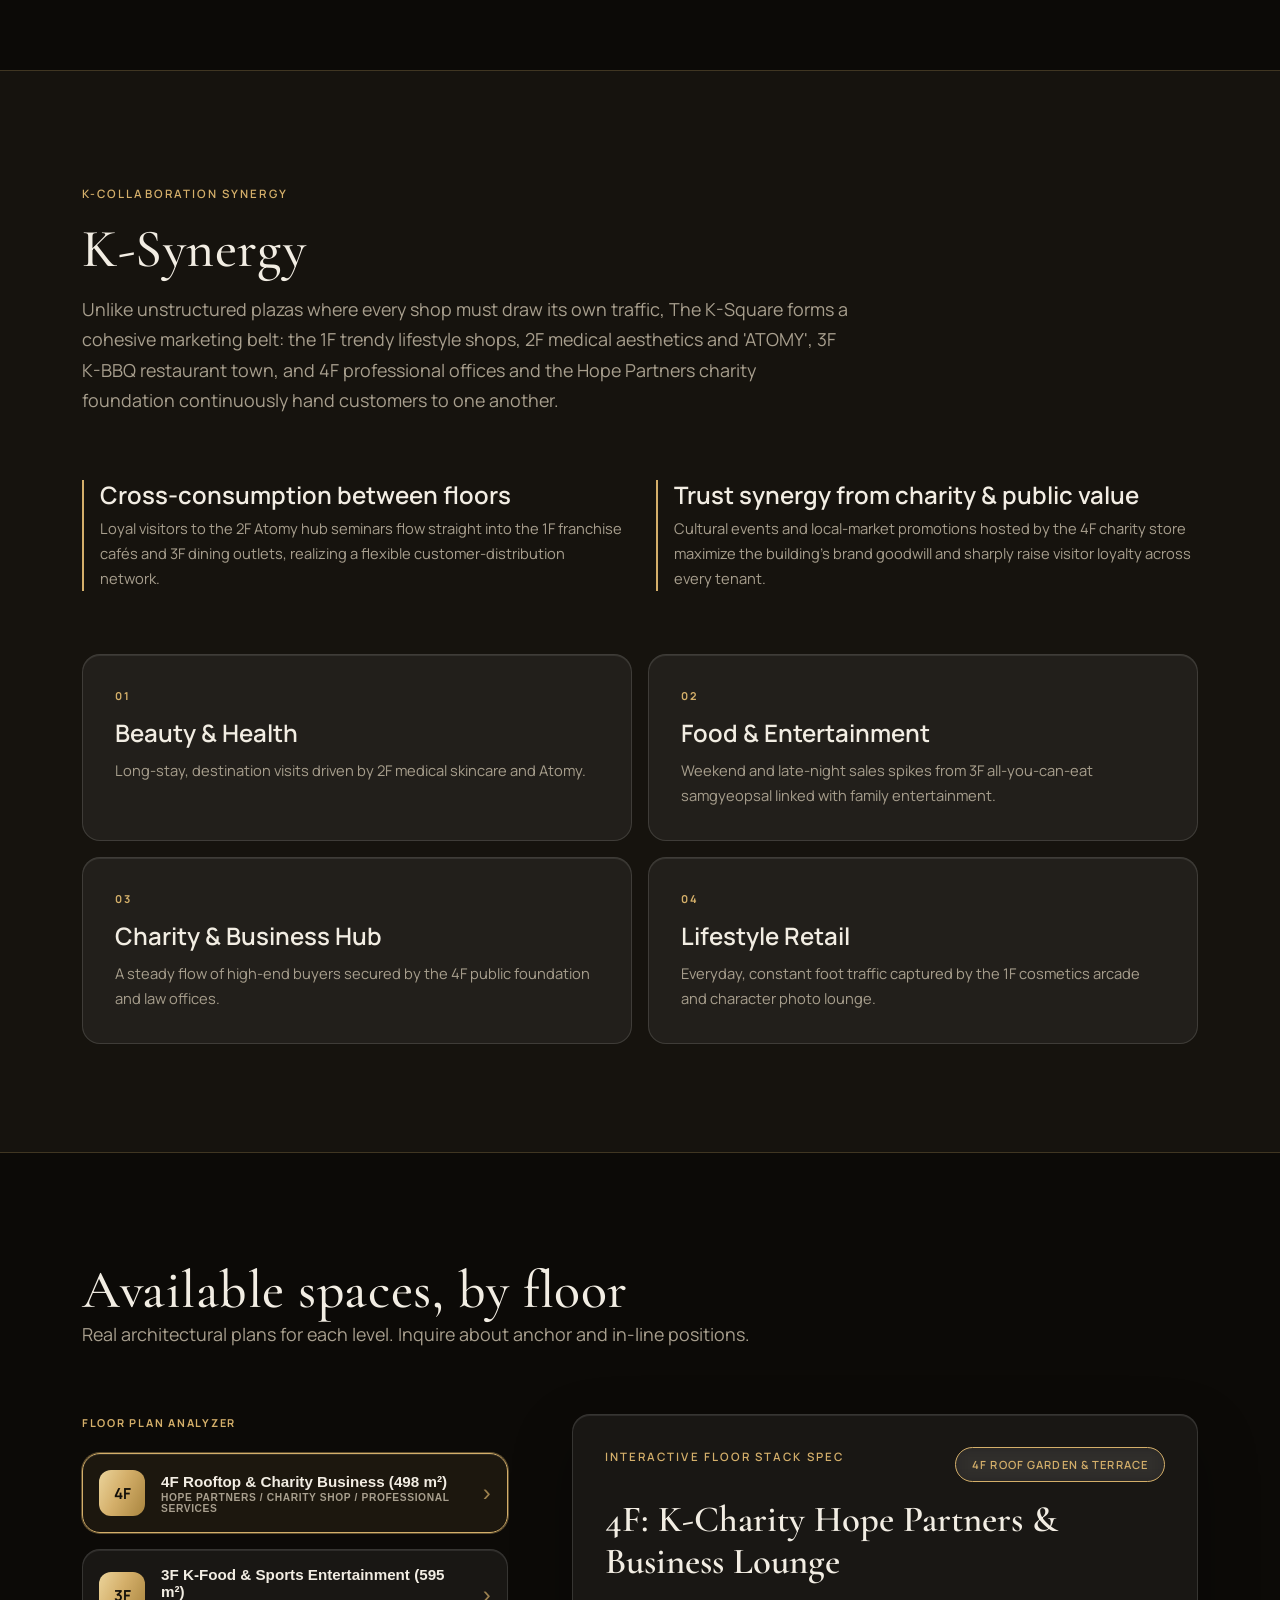
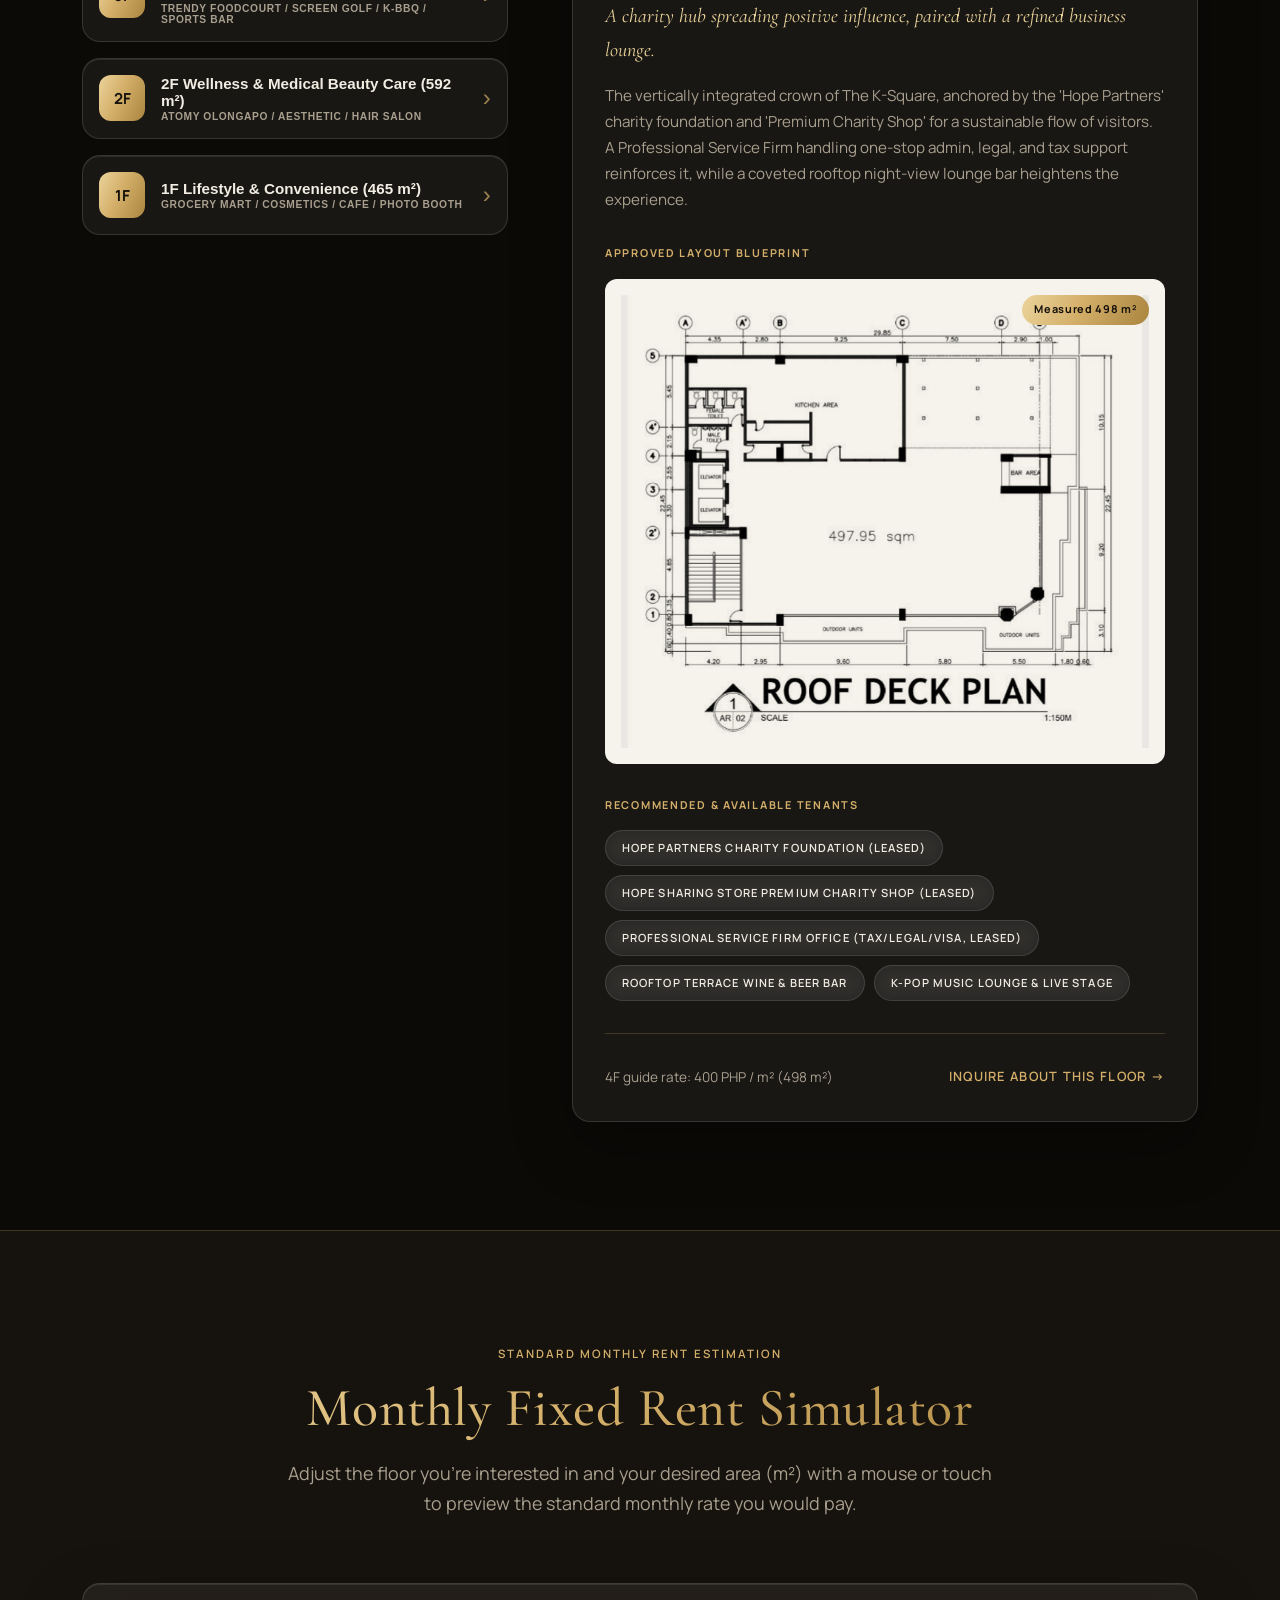
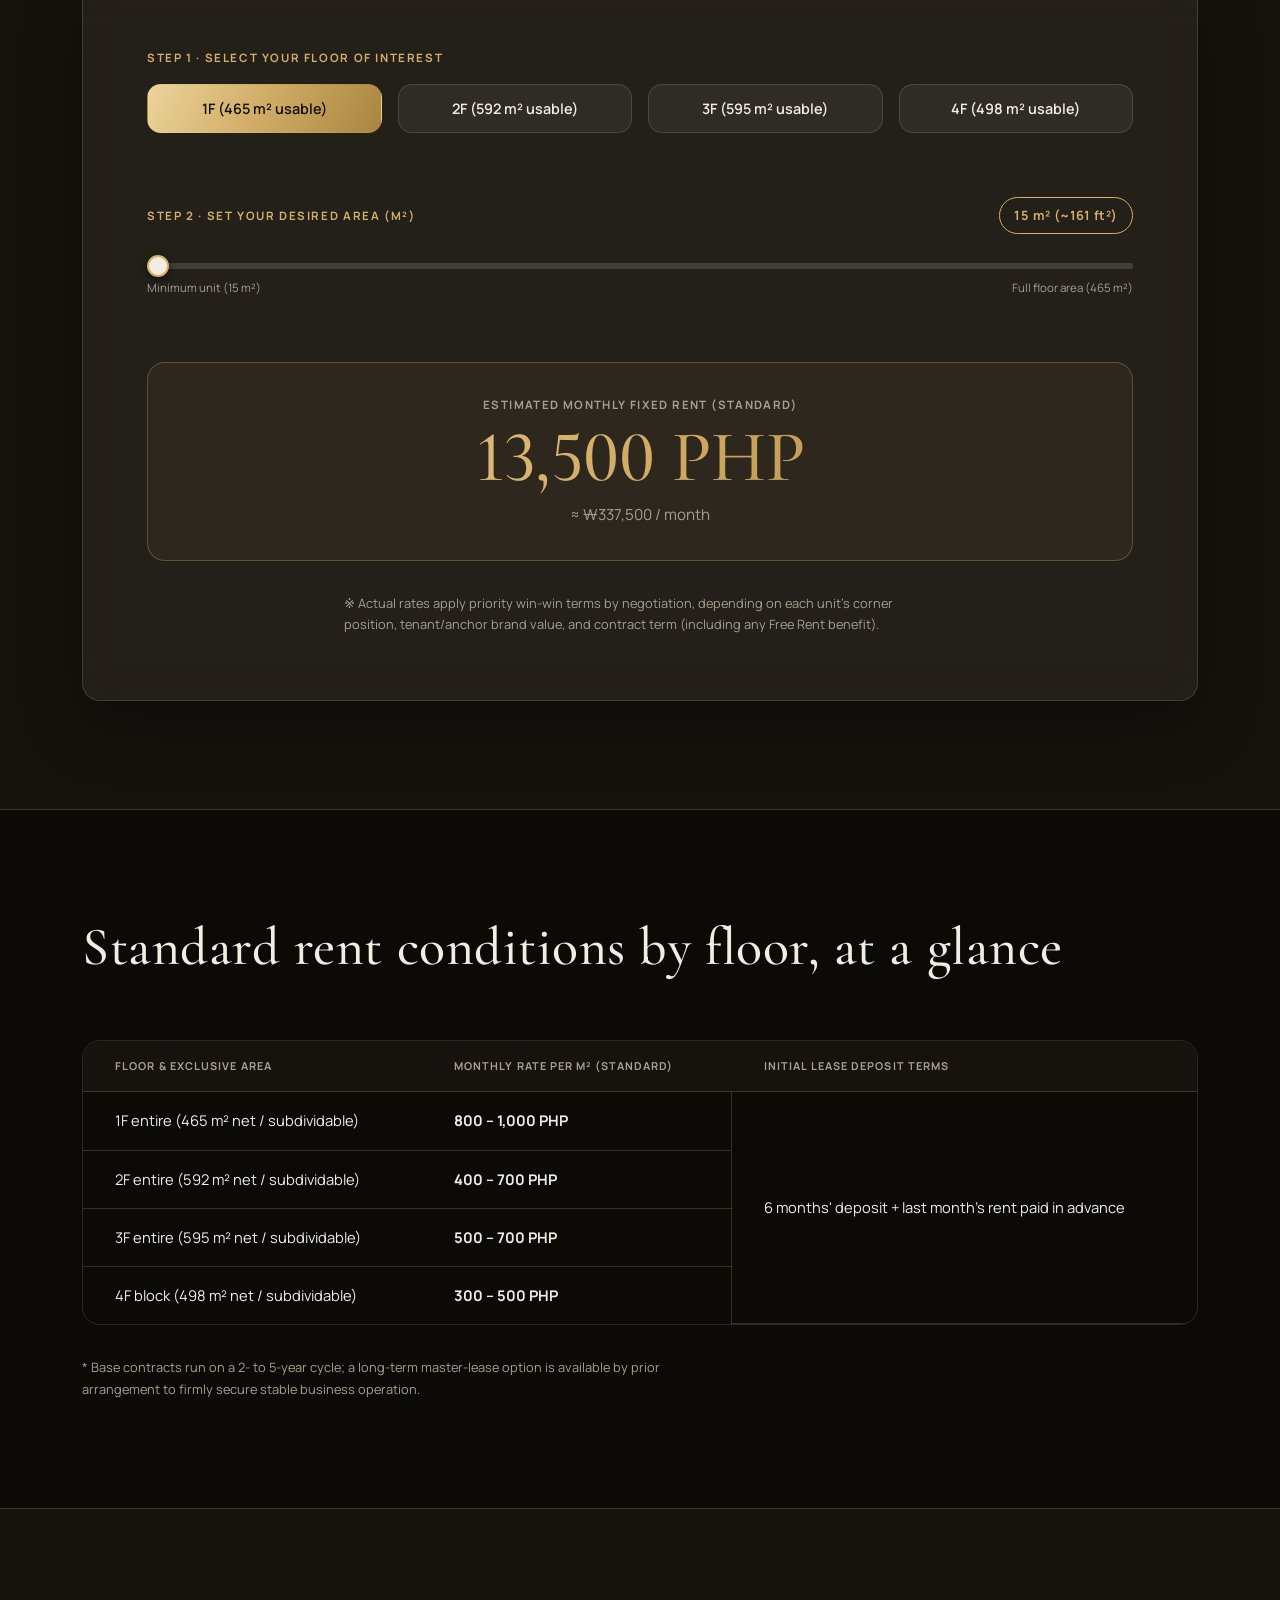
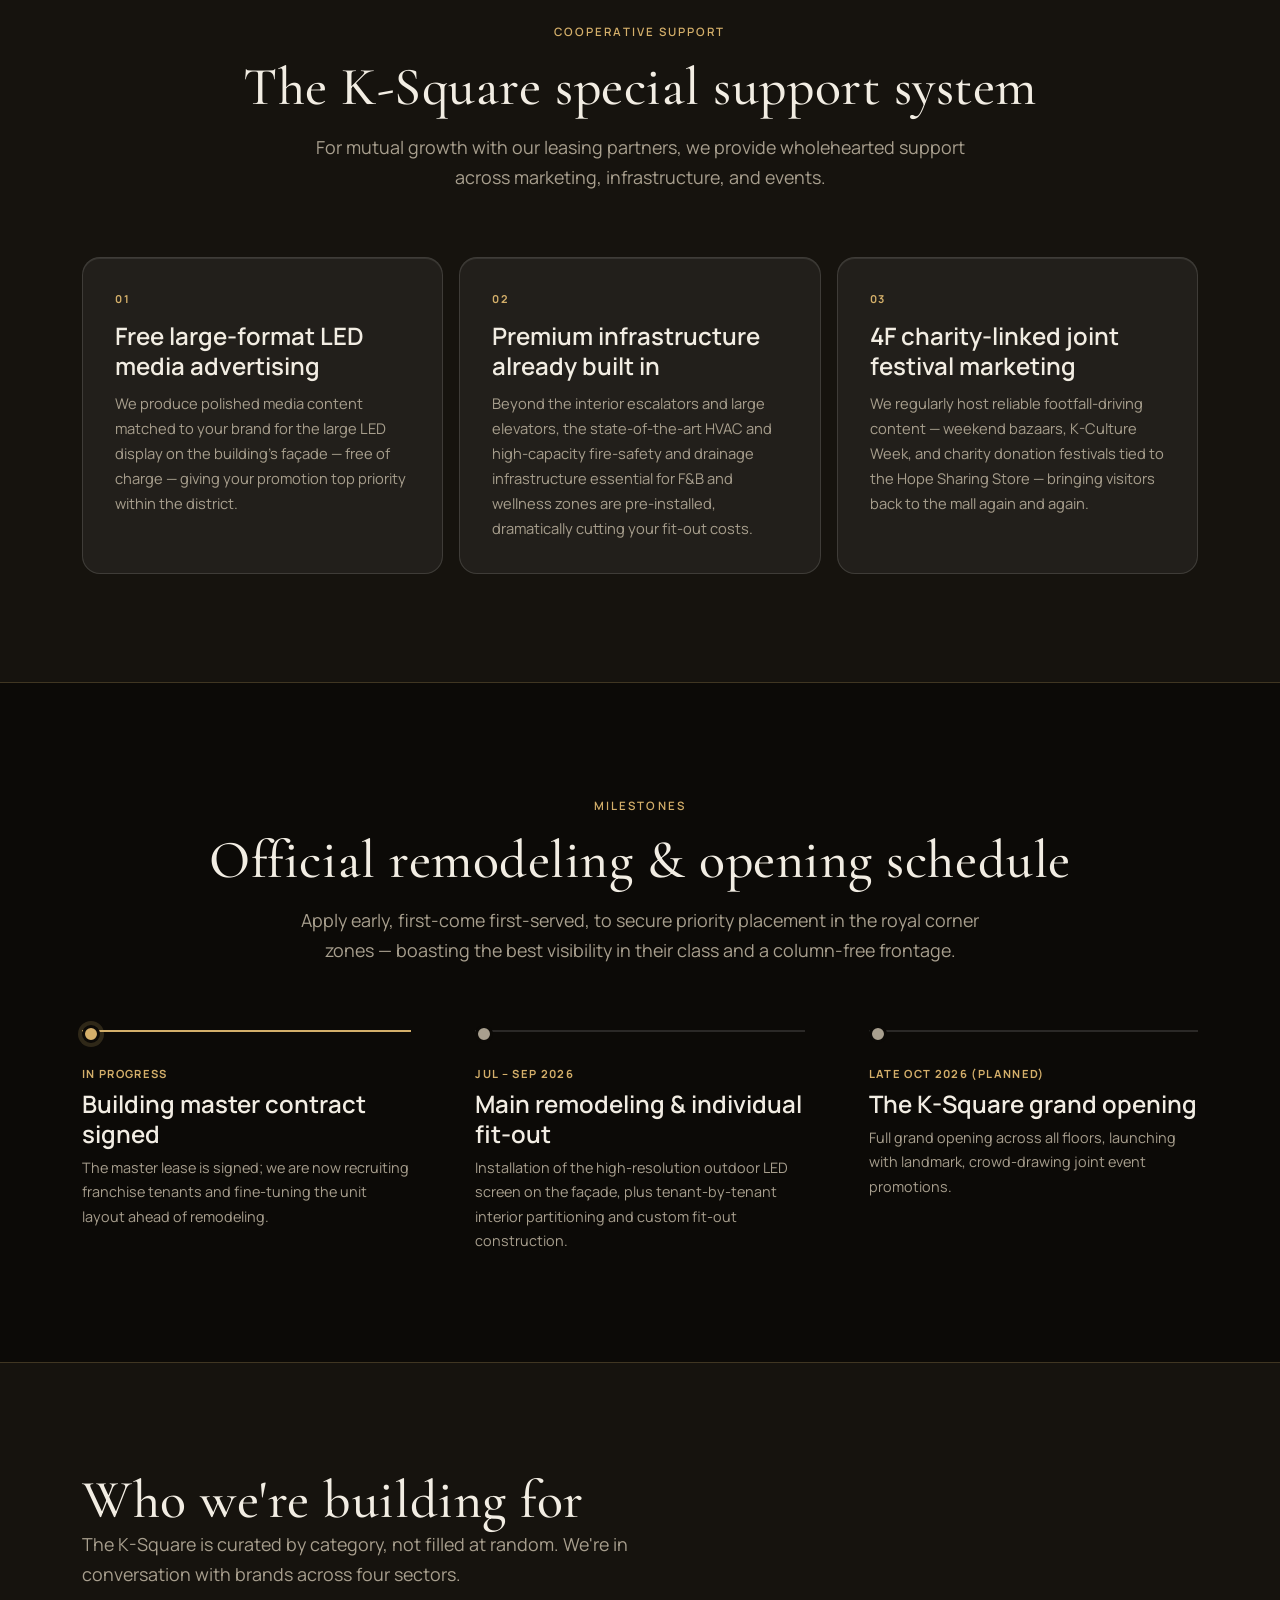
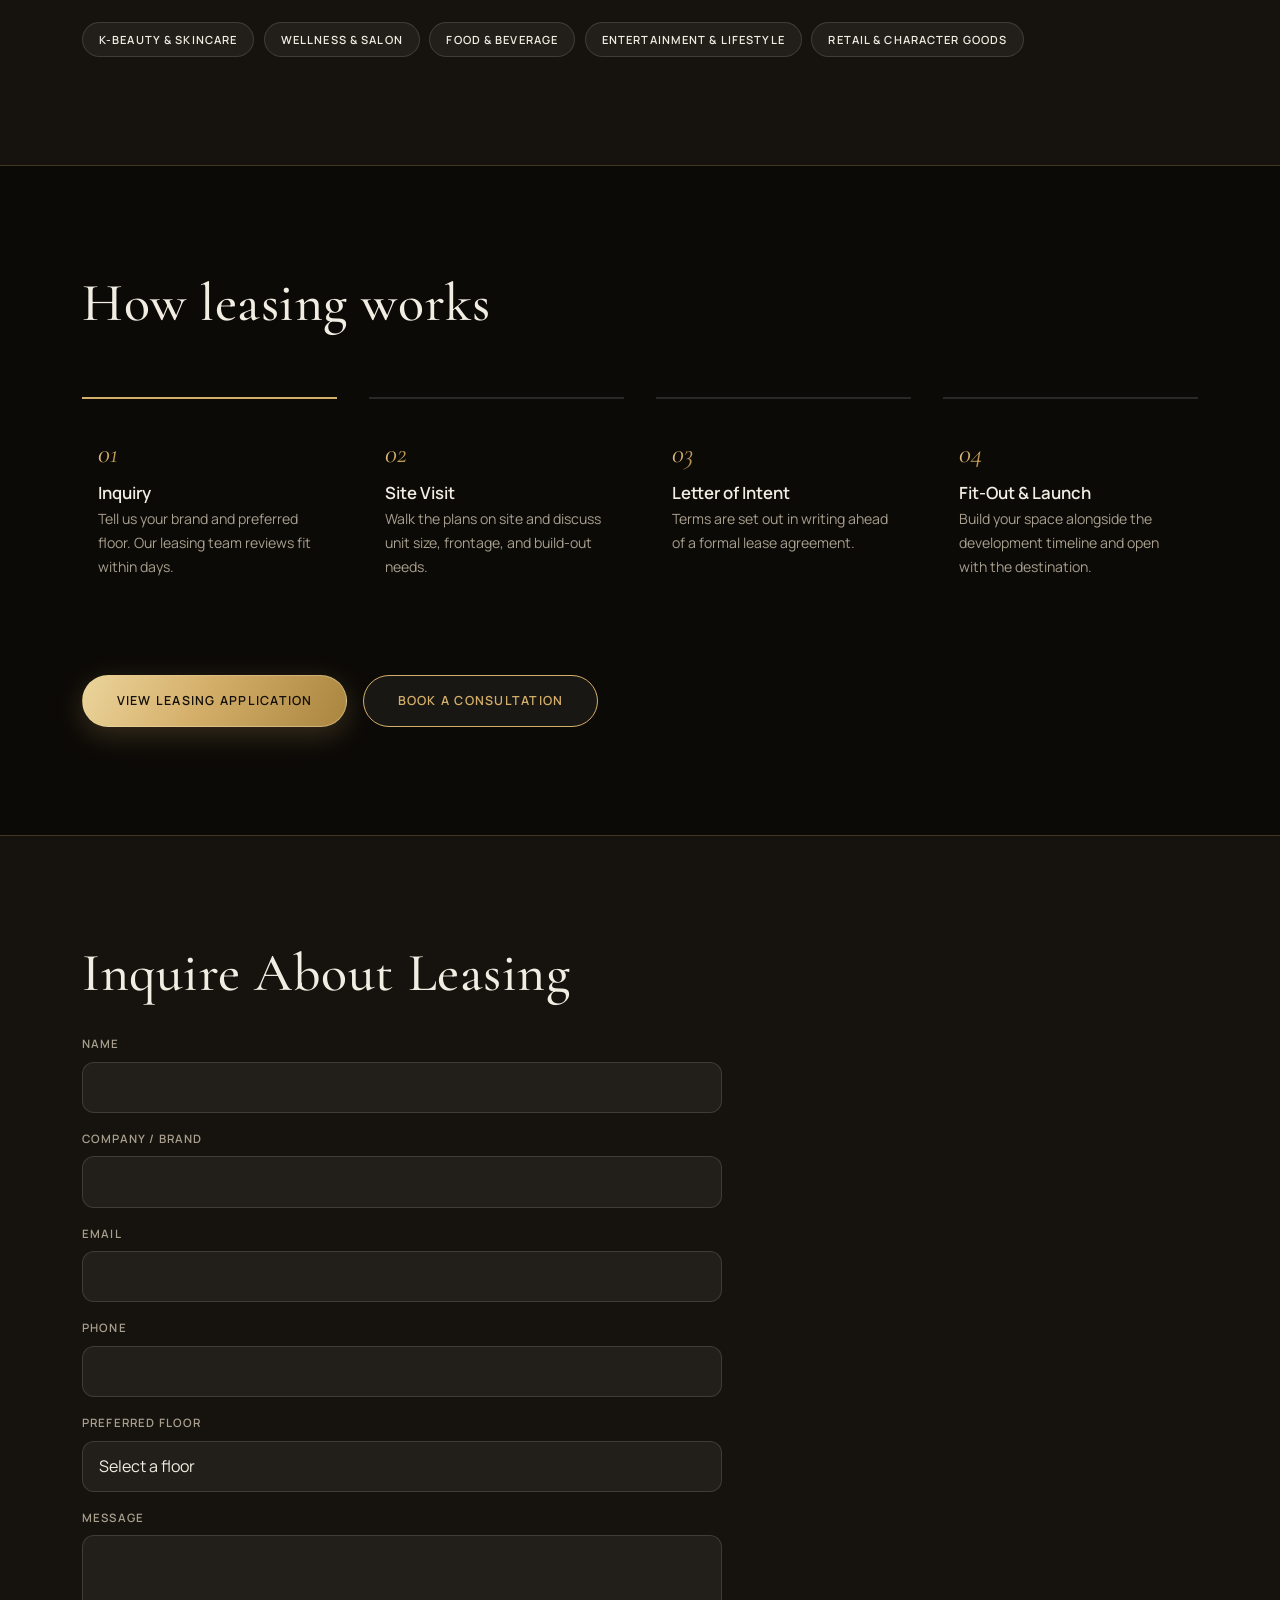
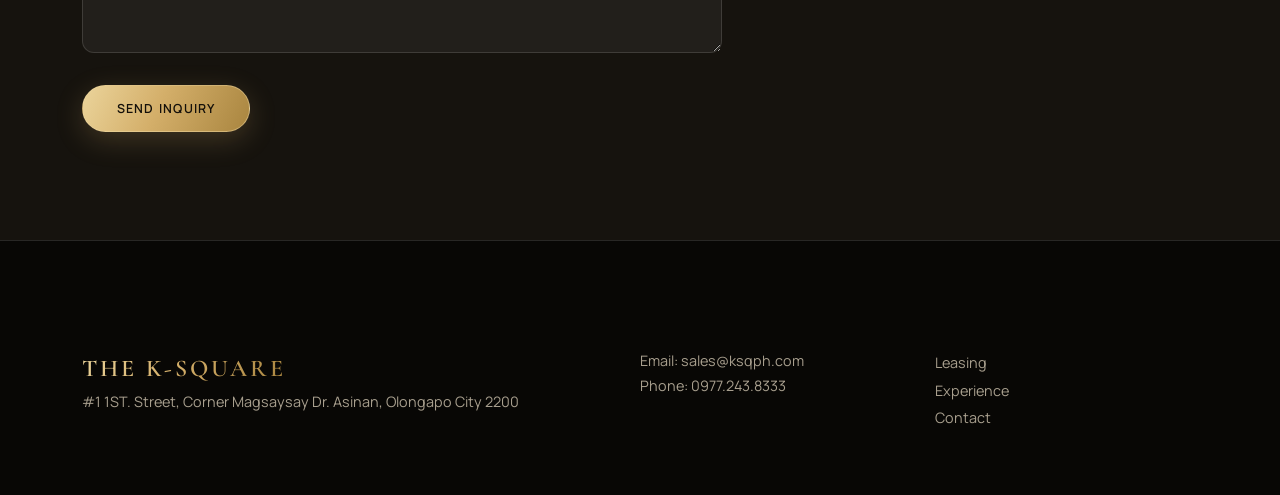
<file: leasing.html>
<!DOCTYPE html>
<html lang="en">
<head>
  <meta charset="UTF-8">
  <meta name="viewport" content="width=device-width, initial-scale=1.0">
  <link rel="preconnect" href="https://fonts.googleapis.com">
  <link rel="preconnect" href="https://fonts.gstatic.com" crossorigin>
  <link rel="stylesheet" href="https://fonts.googleapis.com/css2?family=Cormorant+Garamond:ital,wght@0,400;0,500;0,600;1,400;1,500&family=Manrope:wght@400;500;600;700&display=swap">
  <title data-i18n="leasing.title">Leasing: The K-Square</title>
  <link rel="stylesheet" href="css/tokens.css">
  <link rel="stylesheet" href="css/base.css">
  <link rel="stylesheet" href="css/components.css">
  <link rel="stylesheet" href="css/animations.css">
  <link rel="stylesheet" href="css/leasing.css">
</head>
<body>

  <nav class="nav nav--static">
    <a href="index.html" class="nav__logo">THE K-SQUARE</a>
    <ul class="nav__links">
      <li><a href="leasing.html" data-i18n="nav.leasing">Leasing</a></li>
      <!-- HIDDEN(investing): unhide to restore the Investing nav link
      <li><a href="investing.html" data-i18n="nav.investing">Investing</a></li>
      -->
      <li><a href="experience.html" data-i18n="nav.experience">Experience</a></li>
      <li><a href="contact.html" data-i18n="nav.contact">Contact</a></li>
    </ul>
    <div class="nav__actions">
      <button class="nav__lang" id="lang-toggle" type="button" aria-label="View in Korean" data-lang-next="ko">한국어</button>
      <button class="nav__toggle" id="nav-toggle" aria-label="Toggle menu">&#9776;</button>
    </div>
  </nav>

  <header class="page-hero">
    <div class="container">
      <span class="badge reveal" data-i18n="leasing.hero.eyebrow">Leasing</span>
      <h1 class="reveal reveal--stagger-1" data-i18n="leasing.hero.title">Bring your brand to The K‑Square</h1>
      <p class="lead reveal reveal--stagger-2" data-i18n="leasing.hero.lead">Four themed floors. One destination built to draw foot traffic from day one.</p>
      <div class="hero-cta reveal reveal--stagger-3">
        <!-- Opens in the browser's PDF viewer (no forced download). -->
        <a href="assets/K-SQUARE-LEASING-APPLICATION-FORM.pdf" class="btn btn--primary" target="_blank" rel="noopener" data-i18n="cta.brochure">View Leasing Application</a>
      </div>
    </div>
  </header>

  <section id="location-value" class="section location-value">
    <div class="container">
      <span class="label reveal" data-i18n="loc.eyebrow">Absolute Location Supremacy</span>
      <h2 class="reveal reveal--stagger-1" data-i18n="loc.title">Location Value</h2>
      <p class="lead reveal reveal--stagger-2" data-i18n="loc.lead">Successful offline business is decided by location. The K-Square has claimed the highest-intensity traffic and thoroughfares in the heart of Olongapo.</p>

      <div class="stats stats--3 reveal reveal--stagger-2">
        <div class="stats__item"><span class="stats__num" data-countup="80000" data-countup-suffix="+">80,000+</span><span class="stats__label" data-i18n="loc.stat1.label">Daily foot traffic (avg.)</span></div>
        <div class="stats__item"><span class="stats__num" data-countup="35000" data-countup-suffix="+">35,000+</span><span class="stats__label" data-i18n="loc.stat2.label">Daily vehicle traffic</span></div>
        <div class="stats__item"><span class="stats__num" data-countup="30" data-countup-suffix="m">30m</span><span class="stats__label" data-i18n="loc.stat3.label">Building frontage</span></div>
      </div>

      <div class="bento reveal">
        <article class="bento__tile bento__tile--span2">
          <span class="tile__kicker" data-i18n="loc.c1.kicker">Prime Corner</span>
          <h3 data-i18n="loc.c1.title">Magsaysay Dr. gateway corner</h3>
          <p data-i18n="loc.c1.body">The first gateway into Olongapo's main street — a key three-way corner where the eyes of vehicles waiting at the signal and public-transport riders naturally converge.</p>
        </article>
        <article class="bento__tile bento__tile--span2">
          <span class="tile__kicker" data-i18n="loc.c2.kicker">Year-Round Flow</span>
          <h3 data-i18n="loc.c2.title">Foot traffic that never runs dry</h3>
          <p data-i18n="loc.c2.body">The Subic Freeport Zone, the Ayala Mall catchment, and major public offices and hotels sit organically nearby — pulling in weekend tourists and weekday professionals alike.</p>
        </article>
        <article class="bento__tile bento__tile--span2">
          <span class="tile__kicker" data-i18n="loc.c3.kicker">Media Visibility</span>
          <h3 data-i18n="loc.c3.title">Unrivaled media visibility</h3>
          <p data-i18n="loc.c3.body">Installed as part of the current remodeling, a large curved exterior LED screen absorbs the gaze of customers approaching from afar — the foremost beacon of the district.</p>
        </article>
      </div>
    </div>
  </section>

  <section id="k-synergy" class="section k-synergy">
    <div class="container">
      <span class="label reveal" data-i18n="syn.eyebrow">K-Collaboration Synergy</span>
      <h2 class="reveal reveal--stagger-1" data-i18n="syn.title">K-Synergy</h2>
      <p class="lead reveal reveal--stagger-2" data-i18n="syn.lead">Unlike unstructured plazas where every shop must draw its own traffic, The K-Square forms a cohesive marketing belt: the 1F trendy lifestyle shops, 2F medical aesthetics and 'ATOMY', 3F K-BBQ restaurant town, and 4F professional offices and the Hope Partners charity foundation continuously hand customers to one another.</p>

      <div class="syn-points reveal reveal--stagger-2">
        <div class="syn-point">
          <h3 data-i18n="syn.p1.title">Cross-consumption between floors</h3>
          <p data-i18n="syn.p1.body">Loyal visitors to the 2F Atomy hub seminars flow straight into the 1F franchise cafés and 3F dining outlets, realizing a flexible customer-distribution network.</p>
        </div>
        <div class="syn-point">
          <h3 data-i18n="syn.p2.title">Trust synergy from charity &amp; public value</h3>
          <p data-i18n="syn.p2.body">Cultural events and local-market promotions hosted by the 4F charity store maximize the building's brand goodwill and sharply raise visitor loyalty across every tenant.</p>
        </div>
      </div>

      <div class="bento reveal">
        <article class="bento__tile bento__tile--span3">
          <span class="tile__kicker">01</span>
          <h3>Beauty &amp; Health</h3>
          <p data-i18n="syn.cat1.body">Long-stay, destination visits driven by 2F medical skincare and Atomy.</p>
        </article>
        <article class="bento__tile bento__tile--span3">
          <span class="tile__kicker">02</span>
          <h3>Food &amp; Entertainment</h3>
          <p data-i18n="syn.cat2.body">Weekend and late-night sales spikes from 3F all-you-can-eat samgyeopsal linked with family entertainment.</p>
        </article>
        <article class="bento__tile bento__tile--span3">
          <span class="tile__kicker">03</span>
          <h3>Charity &amp; Business Hub</h3>
          <p data-i18n="syn.cat3.body">A steady flow of high-end buyers secured by the 4F public foundation and law offices.</p>
        </article>
        <article class="bento__tile bento__tile--span3">
          <span class="tile__kicker">04</span>
          <h3>Lifestyle Retail</h3>
          <p data-i18n="syn.cat4.body">Everyday, constant foot traffic captured by the 1F cosmetics arcade and character photo lounge.</p>
        </article>
      </div>
    </div>
  </section>

  <section id="floor-plans" class="section">
    <div class="container">
      <h2 class="reveal" data-i18n="leasing.floors.title">Available spaces, by floor</h2>
      <p class="lead reveal reveal--stagger-1" data-i18n="leasing.floors.lead">Real architectural plans for each level. Inquire about anchor and in-line positions.</p>

      <div class="floor-stack__grid reveal reveal--stagger-2">
        <!-- Left: floor selector -->
        <div class="floor-stack__nav" role="tablist" aria-label="Floor selector">
          <span class="floor-stack__nav-label" data-i18n="stack.selector">Floor Plan Analyzer</span>
          <button class="floor-btn is-active" type="button" data-floor="4" role="tab" aria-selected="true" aria-controls="floor-panel-4">
            <span class="floor-btn__num">4F</span>
            <span class="floor-btn__text">
              <span class="floor-btn__title" data-i18n="stack.f4.nav">4F Rooftop &amp; Charity Business (498 m²)</span>
              <span class="floor-btn__tags" data-i18n="stack.f4.navtags">Hope Partners / Charity Shop / Professional Services</span>
            </span>
            <span class="floor-btn__chev" aria-hidden="true">&rsaquo;</span>
          </button>
          <button class="floor-btn" type="button" data-floor="3" role="tab" aria-selected="false" aria-controls="floor-panel-3">
            <span class="floor-btn__num">3F</span>
            <span class="floor-btn__text">
              <span class="floor-btn__title" data-i18n="stack.f3.nav">3F K-Food &amp; Sports Entertainment (595 m²)</span>
              <span class="floor-btn__tags" data-i18n="stack.f3.navtags">Trendy Foodcourt / Screen Golf / K-BBQ / Sports Bar</span>
            </span>
            <span class="floor-btn__chev" aria-hidden="true">&rsaquo;</span>
          </button>
          <button class="floor-btn" type="button" data-floor="2" role="tab" aria-selected="false" aria-controls="floor-panel-2">
            <span class="floor-btn__num">2F</span>
            <span class="floor-btn__text">
              <span class="floor-btn__title" data-i18n="stack.f2.nav">2F Wellness &amp; Medical Beauty Care (592 m²)</span>
              <span class="floor-btn__tags" data-i18n="stack.f2.navtags">Atomy Olongapo / Aesthetic / Hair Salon</span>
            </span>
            <span class="floor-btn__chev" aria-hidden="true">&rsaquo;</span>
          </button>
          <button class="floor-btn" type="button" data-floor="1" role="tab" aria-selected="false" aria-controls="floor-panel-1">
            <span class="floor-btn__num">1F</span>
            <span class="floor-btn__text">
              <span class="floor-btn__title" data-i18n="stack.f1.nav">1F Lifestyle &amp; Convenience (465 m²)</span>
              <span class="floor-btn__tags" data-i18n="stack.f1.navtags">Grocery Mart / Cosmetics / Cafe / Photo Booth</span>
            </span>
            <span class="floor-btn__chev" aria-hidden="true">&rsaquo;</span>
          </button>
        </div>

        <!-- Right: detail panels (one shown at a time) -->
        <div class="floor-stack__detail">
          <article class="floor-detail" id="floor-panel-4" data-floor="4" role="tabpanel" aria-label="4F detail">
            <div class="floor-detail__head">
              <span class="label" data-i18n="stack.eyebrow">Interactive Floor Stack Spec</span>
              <span class="badge" data-i18n="stack.f4.badge">4F Roof Garden &amp; Terrace</span>
            </div>
            <h3 class="floor-detail__title" data-i18n="stack.f4.title">4F: K-Charity Hope Partners &amp; Business Lounge</h3>
            <p class="floor-detail__quote" data-i18n="stack.f4.quote">A charity hub spreading positive influence, paired with a refined business lounge.</p>
            <p class="floor-detail__desc" data-i18n="stack.f4.desc">The vertically integrated crown of The K-Square, anchored by the 'Hope Partners' charity foundation and 'Premium Charity Shop' for a sustainable flow of visitors. A Professional Service Firm handling one-stop admin, legal, and tax support reinforces it, while a coveted rooftop night-view lounge bar heightens the experience.</p>
            <span class="floor-detail__sublabel" data-i18n="stack.blueprint">Approved Layout Blueprint</span>
            <figure class="floor-detail__figure">
              <img src="assets/floor-4f-roofdeck.jpg" alt="4F roof deck floor plan, 498 square meters">
              <span class="floor-detail__area" data-i18n="stack.f4.area">Measured 498 m²</span>
            </figure>
            <span class="floor-detail__sublabel" data-i18n="stack.tenants">Recommended &amp; Available Tenants</span>
            <div class="tag-row">
              <span class="badge" data-i18n="stack.f4.tag1">Hope Partners Charity Foundation (leased)</span>
              <span class="badge" data-i18n="stack.f4.tag2">Hope Sharing Store premium charity shop (leased)</span>
              <span class="badge" data-i18n="stack.f4.tag3">Professional Service Firm office (tax/legal/visa, leased)</span>
              <span class="badge" data-i18n="stack.f4.tag4">Rooftop terrace wine &amp; beer bar</span>
              <span class="badge" data-i18n="stack.f4.tag5">K-Pop music lounge &amp; live stage</span>
            </div>
            <div class="floor-detail__foot">
              <span class="floor-detail__price" data-i18n="stack.f4.price">4F guide rate: 400 PHP / m² (498 m²)</span>
              <a href="#inquiry" class="link-accent floor-detail__cta" data-floor="4" data-i18n="stack.cta">Inquire about this floor &rarr;</a>
            </div>
          </article>

          <article class="floor-detail" id="floor-panel-3" data-floor="3" role="tabpanel" aria-label="3F detail" hidden>
            <div class="floor-detail__head">
              <span class="label" data-i18n="stack.eyebrow">Interactive Floor Stack Spec</span>
              <span class="badge" data-i18n="stack.f3.badge">3F Measured Design Plan</span>
            </div>
            <h3 class="floor-detail__title" data-i18n="stack.f3.title">3F: K-Food &amp; Entertainment Zone</h3>
            <p class="floor-detail__quote" data-i18n="stack.f3.quote">A dining arena for savoring K-drama cuisine and leisure culture.</p>
            <p class="floor-detail__desc" data-i18n="stack.f3.desc">A large K-Food-centered zone where family dining demand from the local Subic-Olongapo area is booming. High-capacity ventilation and HVAC hood exhaust is already installed, making it a perfect fit for a large Korean samgyeopsal barbecue (K-BBQ) room or a screen-golf club.</p>
            <span class="floor-detail__sublabel" data-i18n="stack.blueprint">Approved Layout Blueprint</span>
            <figure class="floor-detail__figure">
              <img src="assets/floor-3f.jpg" alt="3F floor plan, 595 square meters">
              <span class="floor-detail__area" data-i18n="stack.f3.area">Measured 595 m²</span>
            </figure>
            <span class="floor-detail__sublabel" data-i18n="stack.tenants">Recommended &amp; Available Tenants</span>
            <div class="tag-row">
              <span class="badge" data-i18n="stack.f3.tag1">Large Korean all-you-can-eat BBQ specialist</span>
              <span class="badge" data-i18n="stack.f3.tag2">Trendy Korean food court (chicken, snacks, Korean/Japanese F&amp;B cluster)</span>
              <span class="badge" data-i18n="stack.f3.tag3">Indoor screen-golf sports lounge</span>
              <span class="badge" data-i18n="stack.f3.tag4">Live pub &amp; sports beer bar</span>
            </div>
            <div class="floor-detail__foot">
              <span class="floor-detail__price" data-i18n="stack.f3.price">3F guide rate: 600 PHP / m² (595 m²)</span>
              <a href="#inquiry" class="link-accent floor-detail__cta" data-floor="3" data-i18n="stack.cta">Inquire about this floor &rarr;</a>
            </div>
          </article>

          <article class="floor-detail" id="floor-panel-2" data-floor="2" role="tabpanel" aria-label="2F detail" hidden>
            <div class="floor-detail__head">
              <span class="label" data-i18n="stack.eyebrow">Interactive Floor Stack Spec</span>
              <span class="badge" data-i18n="stack.f2.badge">Atomy Olongapo Branch confirmed</span>
            </div>
            <h3 class="floor-detail__title" data-i18n="stack.f2.title">2F: Beauty, Health &amp; Wellness Zone</h3>
            <p class="floor-detail__quote" data-i18n="stack.f2.quote">A specialized care zone with long dwell time and strong recurring foot traffic.</p>
            <p class="floor-detail__desc" data-i18n="stack.f2.desc">The 2F is already confirmed for 'Atomy Olongapo', the global Korean distribution channel, guaranteeing solid daily visitor demand. We recommend recruiting medical beauty aesthetics, aesthetic shops, and premium hair salons that generate synergy with it.</p>
            <span class="floor-detail__sublabel" data-i18n="stack.blueprint">Approved Layout Blueprint</span>
            <figure class="floor-detail__figure">
              <img src="assets/floor-2f.jpg" alt="2F floor plan, 592 square meters">
              <span class="floor-detail__area" data-i18n="stack.f2.area">Measured 592 m²</span>
            </figure>
            <span class="floor-detail__sublabel" data-i18n="stack.tenants">Recommended &amp; Available Tenants</span>
            <div class="tag-row">
              <span class="badge" data-i18n="stack.f2.tag1">K-beauty skincare medical clinic</span>
              <span class="badge" data-i18n="stack.f2.tag2">Specialty hair salon / premium barbershop</span>
              <span class="badge" data-i18n="stack.f2.tag3">Reformer pilates &amp; yoga studio</span>
              <span class="badge" data-i18n="stack.f2.tag4">Massage &amp; body therapy spa</span>
            </div>
            <div class="floor-detail__foot">
              <span class="floor-detail__price" data-i18n="stack.f2.price">2F guide rate: 550 PHP / m² (592 m²)</span>
              <a href="#inquiry" class="link-accent floor-detail__cta" data-floor="2" data-i18n="stack.cta">Inquire about this floor &rarr;</a>
            </div>
          </article>

          <article class="floor-detail" id="floor-panel-1" data-floor="1" role="tabpanel" aria-label="1F detail" hidden>
            <div class="floor-detail__head">
              <span class="label" data-i18n="stack.eyebrow">Interactive Floor Stack Spec</span>
              <span class="badge" data-i18n="stack.f1.badge">Prime Magsaysay corner exposure</span>
            </div>
            <h3 class="floor-detail__title" data-i18n="stack.f1.title">1F: Premium K-Lifestyle &amp; Convenience Zone</h3>
            <p class="floor-detail__quote" data-i18n="stack.f1.quote">The core retail base with the highest foot traffic and best visibility.</p>
            <p class="floor-detail__desc" data-i18n="stack.f1.desc">The 1F is the central space with the most maximized pedestrian and foot-traffic access in the whole building. A large grocery supermarket, an Olive Young-style cosmetics flagship, a bakery bread café, an unmanned photo booth (Life Four Cuts), a brand donut shop, and various F&amp;B booths firmly anchor the base of the fountain effect.</p>
            <span class="floor-detail__sublabel" data-i18n="stack.blueprint">Approved Layout Blueprint</span>
            <figure class="floor-detail__figure">
              <img src="assets/floor-1f-ground.jpg" alt="1F ground floor plan, 465 square meters">
              <span class="floor-detail__area" data-i18n="stack.f1.area">Measured 465 m²</span>
            </figure>
            <span class="floor-detail__sublabel" data-i18n="stack.tenants">Recommended &amp; Available Tenants</span>
            <div class="tag-row">
              <span class="badge" data-i18n="stack.f1.tag1">K-bakery &amp; dessert café</span>
              <span class="badge" data-i18n="stack.f1.tag2">Korean-style convenience store / grocery mart</span>
              <span class="badge" data-i18n="stack.f1.tag3">Olive Young-style cosmetics market (H&amp;B store)</span>
              <span class="badge" data-i18n="stack.f1.tag4">K-Photo Studio (Life Four Cuts unmanned booth)</span>
              <span class="badge" data-i18n="stack.f1.tag5">Character accessory &amp; goods shop</span>
              <span class="badge" data-i18n="stack.f1.tag6">F&amp;B dedicated booth tenants</span>
            </div>
            <div class="floor-detail__foot">
              <span class="floor-detail__price" data-i18n="stack.f1.price">1F guide rate: 900 PHP / m² (465 m²)</span>
              <a href="#inquiry" class="link-accent floor-detail__cta" data-floor="1" data-i18n="stack.cta">Inquire about this floor &rarr;</a>
            </div>
          </article>
        </div>
      </div>
    </div>
  </section>

  <section id="rent-simulator" class="section rent-sim">
    <div class="container">
      <div class="rent-sim__intro">
        <span class="label reveal" data-i18n="sim.eyebrow">Standard Monthly Rent Estimation</span>
        <h2 class="h--gold reveal reveal--stagger-1" data-i18n="sim.title">Monthly Fixed Rent Simulator</h2>
        <p class="lead reveal reveal--stagger-2" data-i18n="sim.lead">Adjust the floor you're interested in and your desired area (m²) with a mouse or touch to preview the standard monthly rate you would pay.</p>
      </div>

      <div class="rent-sim__panel glass reveal">
        <div class="rent-sim__step">
          <span class="rent-sim__step-label" data-i18n="sim.step1">Step 1 · Select your floor of interest</span>
          <div class="rent-sim__floors" role="group" aria-label="Floor of interest">
            <button class="sim-floor is-active" type="button" data-floor="1" aria-pressed="true" data-i18n="sim.f1.btn">1F (465 m² usable)</button>
            <button class="sim-floor" type="button" data-floor="2" aria-pressed="false" data-i18n="sim.f2.btn">2F (592 m² usable)</button>
            <button class="sim-floor" type="button" data-floor="3" aria-pressed="false" data-i18n="sim.f3.btn">3F (595 m² usable)</button>
            <button class="sim-floor" type="button" data-floor="4" aria-pressed="false" data-i18n="sim.f4.btn">4F (498 m² usable)</button>
          </div>
        </div>

        <div class="rent-sim__step">
          <div class="rent-sim__step-head">
            <span class="rent-sim__step-label" data-i18n="sim.step2">Step 2 · Set your desired area (m²)</span>
            <span class="rent-sim__area-badge" id="sim-area-badge">15 m²</span>
          </div>
          <input type="range" class="rent-sim__slider" id="sim-slider" min="15" max="465" step="5" value="15" aria-label="Desired area in square meters">
          <div class="rent-sim__slider-scale">
            <span data-i18n="sim.min">Minimum unit (15 m²)</span>
            <span id="sim-max-label">Full floor area (465 m²)</span>
          </div>
        </div>

        <div class="rent-sim__result">
          <span class="rent-sim__result-label" data-i18n="sim.result">Estimated monthly fixed rent (Standard)</span>
          <span class="rent-sim__amount" id="sim-amount">13,500 PHP</span>
          <span class="rent-sim__sub" id="sim-sub">≈ ₩337,500 / month</span>
        </div>

        <p class="rent-sim__note" data-i18n="sim.note">※ Actual rates apply priority win-win terms by negotiation, depending on each unit's corner position, tenant/anchor brand value, and contract term (including any Free Rent benefit).</p>
      </div>
    </div>
  </section>

  <section id="rent-table" class="section rent-table-sec">
    <div class="container">
      <h2 class="reveal" data-i18n="rt.title">Standard rent conditions by floor, at a glance</h2>
      <div class="rent-table__wrap reveal reveal--stagger-1">
        <table class="rent-table">
          <thead>
            <tr>
              <th scope="col" data-i18n="rt.col1">Floor &amp; exclusive area</th>
              <th scope="col" data-i18n="rt.col2">Monthly rate per m² (Standard)</th>
              <th scope="col" data-i18n="rt.col3">Initial lease deposit terms</th>
            </tr>
          </thead>
          <tbody>
            <tr>
              <td data-i18n="rt.r1.area">1F entire (465 m² net / subdividable)</td>
              <td class="rent-table__rate" data-i18n="rt.r1.rate">800 – 1,000 PHP</td>
              <td class="rent-table__deposit" rowspan="4" data-i18n="rt.deposit">6 months' deposit + last month's rent paid in advance</td>
            </tr>
            <tr>
              <td data-i18n="rt.r2.area">2F entire (592 m² net / subdividable)</td>
              <td class="rent-table__rate" data-i18n="rt.r2.rate">400 – 700 PHP</td>
            </tr>
            <tr>
              <td data-i18n="rt.r3.area">3F entire (595 m² net / subdividable)</td>
              <td class="rent-table__rate" data-i18n="rt.r3.rate">500 – 700 PHP</td>
            </tr>
            <tr>
              <td data-i18n="rt.r4.area">4F block (498 m² net / subdividable)</td>
              <td class="rent-table__rate" data-i18n="rt.r4.rate">300 – 500 PHP</td>
            </tr>
          </tbody>
        </table>
      </div>
      <p class="rent-table__note" data-i18n="rt.note">* Base contracts run on a 2- to 5-year cycle; a long-term master-lease option is available by prior arrangement to firmly secure stable business operation.</p>
    </div>
  </section>

  <section id="support" class="section support">
    <div class="container">
      <div class="support__intro">
        <span class="label reveal" data-i18n="sup.eyebrow">Cooperative Support</span>
        <h2 class="reveal reveal--stagger-1" data-i18n="sup.title">The K-Square special support system</h2>
        <p class="lead reveal reveal--stagger-2" data-i18n="sup.lead">For mutual growth with our leasing partners, we provide wholehearted support across marketing, infrastructure, and events.</p>
      </div>
      <div class="bento reveal">
        <article class="bento__tile bento__tile--span2">
          <span class="tile__kicker">01</span>
          <h3 data-i18n="sup1.title">Free large-format LED media advertising</h3>
          <p data-i18n="sup1.body">We produce polished media content matched to your brand for the large LED display on the building's façade — free of charge — giving your promotion top priority within the district.</p>
        </article>
        <article class="bento__tile bento__tile--span2">
          <span class="tile__kicker">02</span>
          <h3 data-i18n="sup2.title">Premium infrastructure already built in</h3>
          <p data-i18n="sup2.body">Beyond the interior escalators and large elevators, the state-of-the-art HVAC and high-capacity fire-safety and drainage infrastructure essential for F&amp;B and wellness zones are pre-installed, dramatically cutting your fit-out costs.</p>
        </article>
        <article class="bento__tile bento__tile--span2">
          <span class="tile__kicker">03</span>
          <h3 data-i18n="sup3.title">4F charity-linked joint festival marketing</h3>
          <p data-i18n="sup3.body">We regularly host reliable footfall-driving content — weekend bazaars, K-Culture Week, and charity donation festivals tied to the Hope Sharing Store — bringing visitors back to the mall again and again.</p>
        </article>
      </div>
    </div>
  </section>

  <section id="milestones" class="section milestones-sec">
    <div class="container">
      <div class="milestones__intro">
        <span class="label reveal" data-i18n="ms.eyebrow">Milestones</span>
        <h2 class="reveal reveal--stagger-1" data-i18n="ms.title">Official remodeling &amp; opening schedule</h2>
        <p class="lead reveal reveal--stagger-2" data-i18n="ms.lead">Apply early, first-come first-served, to secure priority placement in the royal corner zones — boasting the best visibility in their class and a column-free frontage.</p>
      </div>
      <div class="milestones reveal">
        <div class="milestone milestone--active">
          <span class="milestone__date" data-i18n="ms1.date">In progress</span>
          <h3 data-i18n="ms1.title">Building master contract signed</h3>
          <p data-i18n="ms1.body">The master lease is signed; we are now recruiting franchise tenants and fine-tuning the unit layout ahead of remodeling.</p>
        </div>
        <div class="milestone">
          <span class="milestone__date" data-i18n="ms2.date">Jul – Sep 2026</span>
          <h3 data-i18n="ms2.title">Main remodeling &amp; individual fit-out</h3>
          <p data-i18n="ms2.body">Installation of the high-resolution outdoor LED screen on the façade, plus tenant-by-tenant interior partitioning and custom fit-out construction.</p>
        </div>
        <div class="milestone">
          <span class="milestone__date" data-i18n="ms3.date">Late Oct 2026 (planned)</span>
          <h3 data-i18n="ms3.title">The K-Square grand opening</h3>
          <p data-i18n="ms3.body">Full grand opening across all floors, launching with landmark, crowd-drawing joint event promotions.</p>
        </div>
      </div>
    </div>
  </section>

  <section class="section tenant-fit">
    <div class="container">
      <h2 class="reveal" data-i18n="leasing.fit.title">Who we're building for</h2>
      <p class="lead reveal reveal--stagger-1" data-i18n="leasing.fit.lead">The K-Square is curated by category, not filled at random. We're in conversation with brands across four sectors.</p>
      <div class="tag-row reveal reveal--stagger-2">
        <span class="badge" data-i18n="leasing.fit.tag1">K-Beauty &amp; Skincare</span>
        <span class="badge" data-i18n="leasing.fit.tag2">Wellness &amp; Salon</span>
        <span class="badge" data-i18n="leasing.fit.tag3">Food &amp; Beverage</span>
        <span class="badge" data-i18n="leasing.fit.tag4">Entertainment &amp; Lifestyle</span>
        <span class="badge" data-i18n="leasing.fit.tag5">Retail &amp; Character Goods</span>
      </div>
    </div>
  </section>

  <section class="section how-it-works">
    <div class="container">
      <h2 class="reveal" data-i18n="leasing.how.title">How leasing works</h2>
      <div class="timeline">
        <div class="timeline__step timeline__step--active">
          <span class="timeline__mark">01</span>
          <h3 data-i18n="leasing.how1.title">Inquiry</h3>
          <p data-i18n="leasing.how1.body">Tell us your brand and preferred floor. Our leasing team reviews fit within days.</p>
        </div>
        <div class="timeline__step">
          <span class="timeline__mark">02</span>
          <h3 data-i18n="leasing.how2.title">Site Visit</h3>
          <p data-i18n="leasing.how2.body">Walk the plans on site and discuss unit size, frontage, and build-out needs.</p>
        </div>
        <div class="timeline__step">
          <span class="timeline__mark">03</span>
          <h3 data-i18n="leasing.how3.title">Letter of Intent</h3>
          <p data-i18n="leasing.how3.body">Terms are set out in writing ahead of a formal lease agreement.</p>
        </div>
        <div class="timeline__step">
          <span class="timeline__mark">04</span>
          <h3 data-i18n="leasing.how4.title">Fit-Out &amp; Launch</h3>
          <p data-i18n="leasing.how4.body">Build your space alongside the development timeline and open with the destination.</p>
        </div>
      </div>

      <div class="cta-row reveal">
        <!-- Opens in the browser's PDF viewer (no forced download). Note: a public static
             site cannot prevent saving — the browser viewer still has its own save button. -->
        <a href="assets/K-SQUARE-LEASING-APPLICATION-FORM.pdf" class="btn btn--primary" target="_blank" rel="noopener" data-i18n="cta.brochure">View Leasing Application</a>
        <a href="#book-consultation" class="btn btn--ghost" data-i18n="cta.consult">Book a Consultation</a>
        <!-- PLACEHOLDER: replace #book-consultation with a real scheduling embed link (e.g. Calendly) once available -->
      </div>
    </div>
  </section>

  <section id="inquiry" class="section inquiry">
    <div class="container">
      <h2 class="reveal" data-i18n="leasing.inquiry.title">Inquire About Leasing</h2>
      <!-- Formspree: replace REPLACE_WITH_FORM_ID with your form's ID (https://formspree.io). Until then, the form shows a local confirmation. -->
      <form id="leasing-form" class="reveal reveal--stagger-1" action="https://formspree.io/f/REPLACE_WITH_FORM_ID" method="POST" novalidate>
        <label><span data-i18n="form.name">Name</span><input type="text" name="name" required></label>
        <label><span data-i18n="form.company">Company / Brand</span><input type="text" name="company" required></label>
        <label><span data-i18n="form.email">Email</span><input type="email" name="email" required></label>
        <label><span data-i18n="form.phone">Phone</span><input type="tel" name="phone"></label>
        <label><span data-i18n="form.floor">Preferred Floor</span>
          <select name="floor" required>
            <option value="" data-i18n="form.floor.select">Select a floor</option>
            <option value="1f" data-i18n="form.floor.1f">1F, K-Fun &amp; Trend Zone</option>
            <option value="2f" data-i18n="form.floor.2f">2F, K-Beauty &amp; Wellness Zone</option>
            <option value="3f" data-i18n="form.floor.3f">3F, K-Food &amp; Drama Zone</option>
            <option value="4f" data-i18n="form.floor.4f">4F, K-Pop Entertain Zone</option>
          </select>
        </label>
        <label><span data-i18n="form.message">Message</span><textarea name="message" rows="4"></textarea></label>
        <button type="submit" class="btn btn--primary" data-i18n="form.send.inquiry">Send Inquiry</button>
      </form>
      <p class="form-confirmation" hidden data-i18n="leasing.confirm">Thanks, our leasing team will reach out shortly.</p>
    </div>
  </section>

  <footer class="footer">
    <div class="container footer__grid">
      <div><span class="nav__logo">THE K-SQUARE</span><p data-i18n="footer.address">#1 1ST. Street, Corner Magsaysay Dr. Asinan, Olongapo City 2200</p></div>
      <div><p data-i18n="footer.email">Email: sales@ksqph.com</p><p data-i18n="footer.phone">Phone: 0977.243.8333</p></div>
      <div><a href="leasing.html" data-i18n="nav.leasing">Leasing</a><br><!-- HIDDEN(investing): unhide to restore --><!--<a href="investing.html" data-i18n="nav.investing">Investing</a><br>--><a href="experience.html" data-i18n="nav.experience">Experience</a><br><a href="contact.html" data-i18n="nav.contact">Contact</a></div>
    </div>
  </footer>

  <script src="js/i18n.js"></script>
  <script src="js/parallax.js"></script>
  <script src="js/scroll-reveal.js"></script>
  <script src="js/count-up.js"></script>
  <script src="js/floor-stack.js"></script>
  <script src="js/rent-sim.js"></script>
  <script src="js/forms.js"></script>
  <script>
    document.getElementById('nav-toggle').addEventListener('click', () => {
      document.querySelector('.nav__links').classList.toggle('nav__links--open');
    });
    initForm('#leasing-form');
  </script>
</body>
</html>
</file>
<file: css/tokens.css>
:root {
  /* Dark glass + champagne gold (per brand reference mockups).
     Variable names kept from the light theme; values remapped for dark. */
  --color-paper: #0C0A07;                    /* canvas: warm near-black */
  --color-stone: #16130E;                    /* elevated surface / banding */
  --color-ink: #F2EDE3;                      /* primary text: warm off-white */
  --color-ink-muted: #A89F8E;                /* secondary text, labels, captions */
  --color-line: rgba(214, 179, 106, 0.22);   /* hairline rules, gold-tinted */
  --color-accent: #D4AF6A;                   /* champagne gold */
  --color-accent-deep: #B08F4C;              /* gold hover/active */

  /* Glass material */
  --glass-bg: rgba(255, 255, 255, 0.055);
  --glass-bg-strong: rgba(255, 255, 255, 0.09);
  --glass-line: rgba(255, 255, 255, 0.13);
  --glass-highlight: inset 0 1px 0 rgba(255, 255, 255, 0.09);
  --glass-blur: 18px;
  --gold-grad: linear-gradient(115deg, #EBD49B 0%, #D4AF6A 45%, #A9853F 100%);

  /* Typography */
  --font-display: "Cormorant Garamond", Georgia, "Times New Roman", serif;
  --font-body: "Manrope", -apple-system, BlinkMacSystemFont, sans-serif;

  /* Spacing scale */
  --space-xs: 0.5rem;
  --space-sm: 1rem;
  --space-md: 2rem;
  --space-lg: 4rem;
  --space-xl: clamp(5rem, 12vh, 10rem);      /* section rhythm */

  /* Shape (locked: soft glass cards + pill interactives) */
  --radius: 18px;
  --radius-pill: 999px;
}
</file>
<file: css/base.css>
* { margin: 0; padding: 0; box-sizing: border-box; }

html { scroll-behavior: smooth; }

body {
  font-family: var(--font-body);
  background: var(--color-paper);
  color: var(--color-ink);
  line-height: 1.7;
  font-weight: 400;
  overflow-x: hidden;
  -webkit-font-smoothing: antialiased;
}

h1, h2 {
  font-family: var(--font-display);
  font-weight: 500;
  line-height: 1.08;
  letter-spacing: 0.01em;
  /* Korean breaks between any characters by default, which orphans syllables
     (e.g. "더 케이스퀘어" -> "...퀘" / "어"). keep-all breaks only at spaces.
     No effect on English/Latin text. */
  word-break: keep-all;
}

/* Champagne-gold display headline (per brand reference) */
h1 {
  font-size: clamp(2.75rem, 7vw, 5.5rem);
  background: var(--gold-grad);
  -webkit-background-clip: text;
  background-clip: text;
  color: transparent;
  padding-bottom: 0.08em;             /* keep descenders unclipped */
}
h2 { font-size: clamp(2rem, 4.2vw, 3.4rem); color: var(--color-ink); }
h2.h--gold {
  background: var(--gold-grad);
  -webkit-background-clip: text;
  background-clip: text;
  color: transparent;
  padding-bottom: 0.08em;
}
h3 {
  font-family: var(--font-body);
  font-weight: 600;
  font-size: clamp(1.15rem, 1.9vw, 1.5rem);
  line-height: 1.25;
  color: var(--color-ink);
  word-break: keep-all;
}

p { font-size: clamp(0.98rem, 1.05vw, 1.1rem); max-width: 62ch; color: var(--color-ink-muted); }

a { color: inherit; text-decoration: none; }
img, video { max-width: 100%; display: block; }

.container {
  width: 100%;
  max-width: 1180px;
  margin: 0 auto;
  padding: 0 var(--space-md);
}

.bleed { width: 100%; }

.section { padding: var(--space-xl) 0; }

/* Uppercase letter-spaced label */
.label {
  display: inline-block;
  font-family: var(--font-body);
  font-size: 0.72rem;
  font-weight: 600;
  letter-spacing: 0.18em;
  text-transform: uppercase;
  color: var(--color-accent);
  margin-bottom: var(--space-sm);
}

/* Oversized editorial numeral */
.numeral {
  font-family: var(--font-display);
  font-weight: 400;
  font-style: italic;
  font-size: clamp(3rem, 8vw, 6rem);
  line-height: 1.1;
  color: var(--color-accent);
  opacity: 0.45;
}

.lead { font-size: clamp(1.05rem, 1.4vw, 1.3rem); color: var(--color-ink-muted); }

hr.rule { border: 0; height: 1px; background: var(--color-line); margin: var(--space-md) 0; }

/* Glass material (frosted panel; approximation, not a native platform material) */
.glass {
  background: var(--glass-bg);
  border: 1px solid var(--glass-line);
  border-radius: var(--radius);
  box-shadow: var(--glass-highlight), 0 24px 60px rgba(0, 0, 0, 0.35);
  backdrop-filter: blur(var(--glass-blur)) saturate(140%);
  -webkit-backdrop-filter: blur(var(--glass-blur)) saturate(140%);
}
@supports not (backdrop-filter: blur(1px)) {
  .glass { background: #17140F; }
}
@media (prefers-reduced-transparency: reduce) {
  .glass {
    background: #17140F;
    backdrop-filter: none;
    -webkit-backdrop-filter: none;
  }
}

@media (prefers-reduced-motion: reduce) {
  html { scroll-behavior: auto; }
  *, *::before, *::after {
    animation-duration: 0.01ms !important;
    transition-duration: 0.01ms !important;
  }
}
</file>
<file: css/components.css>
/* ---------- Nav (frosted glass bar) ---------- */
.nav {
  position: fixed;
  top: 0; left: 0; right: 0;
  z-index: 100;
  display: flex;
  align-items: center;
  justify-content: space-between;
  padding: var(--space-sm) var(--space-md);
  height: 72px;
  color: var(--color-ink);
  background: rgba(12, 10, 7, 0.35);
  border-bottom: 1px solid transparent;
  backdrop-filter: blur(14px) saturate(140%);
  -webkit-backdrop-filter: blur(14px) saturate(140%);
  transition: background 0.4s ease, border-color 0.4s ease;
}
.nav--solid,
.nav--static {
  background: rgba(12, 10, 7, 0.78);
  border-bottom-color: var(--glass-line);
}
@supports not (backdrop-filter: blur(1px)) {
  .nav, .nav--solid, .nav--static { background: rgba(12, 10, 7, 0.92); }
}
.nav__logo {
  font-family: var(--font-display);
  font-weight: 600;
  font-size: 1.25rem;
  letter-spacing: 0.12em;
  text-transform: uppercase;
  background: var(--gold-grad);
  -webkit-background-clip: text;
  background-clip: text;
  color: transparent;
}
.nav__links { display: none; gap: var(--space-md); list-style: none; }
.nav__links a {
  color: var(--color-ink);
  font-size: 0.8rem;
  font-weight: 600;
  letter-spacing: 0.1em;
  text-transform: uppercase;
  position: relative;
}
.nav__links a::after {
  content: ""; position: absolute; left: 0; bottom: -4px;
  width: 0; height: 1px; background: var(--color-accent);
  transition: width 0.3s ease;
}
.nav__links a:hover::after { width: 100%; }
.nav__links a:hover { color: var(--color-accent); }
.nav__toggle {
  display: block; background: none; border: none;
  color: var(--color-ink); font-size: 1.5rem; cursor: pointer;
}
@media (min-width: 769px) {
  .nav__links { display: flex; }
  .nav__toggle { display: none; }
}
.nav__actions { display: flex; align-items: center; gap: var(--space-sm); }
.nav__lang {
  background: var(--glass-bg);
  border: 1px solid var(--glass-line);
  border-radius: var(--radius-pill);
  color: var(--color-ink);
  font-family: var(--font-body);
  font-size: 0.68rem;
  font-weight: 600;
  letter-spacing: 0.1em;
  text-transform: uppercase;
  padding: 0.45rem 0.9rem;
  cursor: pointer;
  line-height: 1;
  transition: color 0.3s ease, border-color 0.3s ease, background 0.3s ease;
}
.nav__lang:hover { color: var(--color-accent); border-color: var(--color-accent); }
.nav__links--open {
  display: flex; position: absolute; top: 100%; left: 0; right: 0;
  flex-direction: column; gap: var(--space-sm);
  background: rgba(12, 10, 7, 0.96); color: var(--color-ink);
  padding: var(--space-md);
  border-bottom: 1px solid var(--glass-line);
}
.nav__links--open a { color: var(--color-ink); }

/* ---------- Buttons (pill, gold) ---------- */
.btn {
  display: inline-block;
  padding: 0.9rem 2.1rem;
  font-family: var(--font-body);
  font-weight: 600;
  font-size: 0.78rem;
  letter-spacing: 0.1em;
  text-transform: uppercase;
  border: 1px solid transparent;
  border-radius: var(--radius-pill);
  cursor: pointer;
  background: none;
  transition: background 0.3s ease, color 0.3s ease, border-color 0.3s ease,
              box-shadow 0.3s ease, transform 0.15s ease;
  white-space: nowrap;
}
.btn:active { transform: translateY(1px); }
.btn--primary {
  background: var(--gold-grad);
  color: #14100A;
  border-color: rgba(235, 212, 155, 0.5);
  box-shadow: 0 8px 28px rgba(212, 175, 106, 0.22);
}
.btn--primary:hover { box-shadow: 0 10px 34px rgba(212, 175, 106, 0.38); filter: brightness(1.06); }
.btn--ghost {
  background: var(--glass-bg);
  color: var(--color-accent);
  border-color: var(--color-accent);
  backdrop-filter: blur(8px);
  -webkit-backdrop-filter: blur(8px);
}
.btn--ghost:hover { background: rgba(212, 175, 106, 0.12); border-color: #EBD49B; color: #EBD49B; }
/* Text link with accent underline */
.link-accent {
  font-weight: 600; font-size: 0.8rem; letter-spacing: 0.1em; text-transform: uppercase;
  color: var(--color-accent);
  border-bottom: 1px solid var(--color-accent); padding-bottom: 2px;
  transition: color 0.3s ease, border-color 0.3s ease;
}
.link-accent:hover { color: #EBD49B; border-color: #EBD49B; }

/* ---------- Status badge / phase pill ---------- */
.badge {
  display: inline-flex;
  align-items: center;
  gap: 0.4em;
  padding: 0.45rem 1rem;
  color: var(--color-accent);
  background: var(--glass-bg);
  border: 1px solid var(--color-accent);
  border-radius: var(--radius-pill);
  font-size: 0.7rem;
  font-weight: 600;
  letter-spacing: 0.1em;
  text-transform: uppercase;
  backdrop-filter: blur(8px);
  -webkit-backdrop-filter: blur(8px);
}

/* ---------- Generic card ---------- */
.card {
  background: var(--glass-bg);
  border: 1px solid var(--glass-line);
  border-radius: var(--radius);
  box-shadow: var(--glass-highlight);
  padding: var(--space-md);
}

/* ---------- Plan card (architectural artifact on glass) ---------- */
.plan-card {
  background: var(--glass-bg);
  border: 1px solid var(--glass-line);
  border-radius: var(--radius);
  box-shadow: var(--glass-highlight), 0 24px 60px rgba(0, 0, 0, 0.3);
  backdrop-filter: blur(var(--glass-blur));
  -webkit-backdrop-filter: blur(var(--glass-blur));
  padding: var(--space-md);
  display: flex;
  flex-direction: column;
  gap: var(--space-sm);
}
.plan-card__figure {
  background: #F6F3EC;            /* light mat keeps the CAD drawing legible on dark */
  border-radius: calc(var(--radius) - 8px);
  padding: var(--space-sm);
}
.plan-card__figure img {
  width: 100%; height: auto;
  mix-blend-mode: multiply;       /* lets the mat tint the white CAD background */
}
.plan-card__meta { display: flex; align-items: baseline; justify-content: space-between; gap: var(--space-sm); }
.plan-card__area { font-family: var(--font-body); font-weight: 700; font-size: 0.95rem; color: var(--color-accent); white-space: nowrap; }
.plan-card__zone { font-family: var(--font-display); font-weight: 600; font-size: 1.5rem; color: var(--color-ink); }
/* On phones the zone name + area don't share a row well ("1F · K-Fun & Trend" wraps and
   "464 sqm" splits), so stack them: full-width zone on top, area beneath. */
@media (max-width: 768px) {
  .plan-card__meta { flex-direction: column; align-items: flex-start; gap: 0.25rem; }
  .plan-card__zone { font-size: 1.3rem; }
}

/* ---------- Stats strip ---------- */
.stats {
  display: grid;
  grid-template-columns: 1fr;
  gap: var(--space-md);
  border-top: 1px solid var(--color-line);
  border-bottom: 1px solid var(--color-line);
  padding: var(--space-lg) 0;
  text-align: center;
}
@media (min-width: 769px) { .stats { grid-template-columns: repeat(4, 1fr); } }
.stats__num {
  font-family: var(--font-display);
  font-weight: 500;
  font-variant-numeric: lining-nums;
  font-feature-settings: "lnum" 1;
  font-size: clamp(2.2rem, 4vw, 3.4rem);
  line-height: 1;
  background: var(--gold-grad);
  -webkit-background-clip: text;
  background-clip: text;
  color: transparent;
}
.stats__label { display: block; margin-top: var(--space-xs); font-size: 0.72rem; letter-spacing: 0.14em; text-transform: uppercase; color: var(--color-ink-muted); }

/* ---------- Bento tile (glass feature grid) ---------- */
.bento {
  display: grid;
  grid-template-columns: 1fr;
  gap: var(--space-sm);
  margin-top: var(--space-lg);
}
@media (min-width: 769px) { .bento { grid-template-columns: repeat(6, 1fr); } }
.bento__tile {
  background: var(--glass-bg);
  border: 1px solid var(--glass-line);
  border-radius: var(--radius);
  box-shadow: var(--glass-highlight);
  backdrop-filter: blur(var(--glass-blur));
  -webkit-backdrop-filter: blur(var(--glass-blur));
  padding: var(--space-md);
  display: flex;
  flex-direction: column;
  gap: var(--space-xs);
  overflow: hidden;
}
.bento__tile--wide { grid-column: span 1; }
@media (min-width: 769px) {
  .bento__tile--wide { grid-column: span 6; }
  .bento__tile--span4 { grid-column: span 4; }
  .bento__tile--span2 { grid-column: span 2; }
  .bento__tile--span3 { grid-column: span 3; }
}
.bento__tile--dark { background: rgba(212, 175, 106, 0.07); border-color: rgba(212, 175, 106, 0.3); }
.bento__tile--media { padding: 0; position: relative; min-height: 280px; }
.bento__tile--media img { position: absolute; inset: 0; width: 100%; height: 100%; object-fit: cover; transition: transform 1.2s cubic-bezier(0.22,1,0.36,1); }
.bento__tile--media:hover img { transform: scale(1.045); }
.bento__tile--media .bento__cap {
  position: absolute; left: 0; right: 0; bottom: 0; z-index: 1;
  padding: var(--space-md) var(--space-sm) var(--space-sm);
  color: var(--color-ink);
  background: linear-gradient(to top, rgba(8, 7, 5, 0.88) 0%, rgba(8, 7, 5, 0) 100%);
}
.bento__cap-title { font-family: var(--font-display); font-weight: 600; font-size: 1.35rem; color: #EBD49B; }
.bento__cap-meta { font-size: 0.72rem; letter-spacing: 0.1em; text-transform: uppercase; opacity: 0.85; margin-top: 0.2rem; }
.bento__tile h3 { margin: 0.2rem 0 0.1rem; }
.bento__tile p { font-size: 0.92rem; color: var(--color-ink-muted); }
@media (prefers-reduced-motion: reduce) { .bento__tile--media:hover img { transform: none; } }

/* ---------- Process timeline ---------- */
.timeline {
  display: grid;
  grid-template-columns: 1fr;
  gap: var(--space-md);
  margin-top: var(--space-lg);
}
@media (min-width: 769px) { .timeline { grid-template-columns: repeat(4, 1fr); gap: var(--space-md); } }
.timeline--3 { }
@media (min-width: 769px) { .timeline--3 { grid-template-columns: repeat(3, 1fr); } }
.timeline__step {
  position: relative;
  padding: var(--space-md) var(--space-sm) var(--space-md);
  border-top: 2px solid var(--glass-line);
}
.timeline__step--active { border-top-color: var(--color-accent); }
.timeline__mark {
  font-family: var(--font-display);
  font-style: italic;
  font-size: 1.7rem;
  background: var(--gold-grad);
  -webkit-background-clip: text;
  background-clip: text;
  color: transparent;
}
.timeline__step h3 { margin: 0.3rem 0 0.3rem; font-size: 1.05rem; }
.timeline__step p { font-size: 0.88rem; color: var(--color-ink-muted); max-width: 34ch; }

/* ---------- Partner tier cards ---------- */
.tiers {
  display: grid;
  grid-template-columns: 1fr;
  gap: var(--space-md);
  margin-top: var(--space-lg);
  align-items: stretch;
}
@media (min-width: 769px) { .tiers { grid-template-columns: repeat(3, 1fr); } }
.tier {
  background: var(--glass-bg);
  border: 1px solid var(--glass-line);
  border-radius: var(--radius);
  box-shadow: var(--glass-highlight), 0 24px 60px rgba(0, 0, 0, 0.3);
  backdrop-filter: blur(var(--glass-blur));
  -webkit-backdrop-filter: blur(var(--glass-blur));
  padding: var(--space-md);
  display: flex;
  flex-direction: column;
  gap: var(--space-sm);
}
.tier--featured {
  border-color: rgba(212, 175, 106, 0.55);
  background: rgba(212, 175, 106, 0.07);
  box-shadow: var(--glass-highlight), 0 24px 70px rgba(212, 175, 106, 0.12);
}
.tier__name {
  font-size: 0.72rem;
  font-weight: 700;
  letter-spacing: 0.18em;
  text-transform: uppercase;
  color: var(--color-accent);
}
.tier__amount {
  font-family: var(--font-display);
  font-weight: 500;
  font-variant-numeric: lining-nums;
  font-feature-settings: "lnum" 1;
  font-size: clamp(2.4rem, 4vw, 3.2rem);
  line-height: 1;
  background: var(--gold-grad);
  -webkit-background-clip: text;
  background-clip: text;
  color: transparent;
  padding-bottom: 0.08em;
}
.tier__amount small { font-size: 0.4em; letter-spacing: 0.06em; }
.tier__rate { font-weight: 600; color: var(--color-ink); font-size: 1rem; }
.tier__list { list-style: none; display: grid; gap: 0.55rem; margin-top: var(--space-xs); }
.tier__list li {
  font-size: 0.9rem;
  color: var(--color-ink-muted);
  padding-left: 1.1rem;
  position: relative;
}
.tier__list li::before {
  content: "";
  position: absolute; left: 0; top: 0.52em;
  width: 0.45rem; height: 1px;
  background: var(--color-accent);
}
.tiers__note { margin-top: var(--space-md); font-size: 0.85rem; color: var(--color-ink-muted); max-width: 70ch; }

/* ---------- Pull-quote ---------- */
.pull-quote {
  font-family: var(--font-display);
  font-style: italic;
  font-weight: 400;
  line-height: 1.25;
  font-size: clamp(1.3rem, 2.2vw, 1.8rem);
  color: #EBD49B;
  max-width: 44ch;
  padding-bottom: 0.1em;
}

/* ---------- Footer ---------- */
.footer {
  background: #080705;
  color: var(--color-ink);
  border-top: 1px solid var(--glass-line);
  padding: var(--space-xl) 0 var(--space-lg);
}
.footer__grid { display: grid; gap: var(--space-md); grid-template-columns: 1fr; }
@media (min-width: 769px) { .footer__grid { grid-template-columns: 2fr 1fr 1fr; } }
.footer .nav__logo { font-size: 1.5rem; }
.footer p, .footer a { color: var(--color-ink-muted); font-size: 0.9rem; }
.footer a:hover { color: var(--color-accent); }

/* ---------- Forms (dark glass) ---------- */
form label {
  display: block;
  margin-bottom: var(--space-sm);
  font-size: 0.72rem;
  font-weight: 600;
  letter-spacing: 0.1em;
  text-transform: uppercase;
  color: var(--color-ink-muted);
}
form input, form select, form textarea {
  display: block;
  width: 100%;
  margin-top: var(--space-xs);
  padding: 0.85rem 1rem;
  font-family: var(--font-body);
  font-size: 1rem;
  color: var(--color-ink);
  background: var(--glass-bg);
  border: 1px solid var(--glass-line);
  border-radius: 12px;
  text-transform: none;
  letter-spacing: 0;
}
form select { appearance: none; }
form select option { background: #17140F; color: var(--color-ink); }
form input::placeholder, form textarea::placeholder { color: var(--color-ink-muted); opacity: 0.7; }
form input:focus, form select:focus, form textarea:focus {
  outline: none; border-color: var(--color-accent);
  box-shadow: 0 0 0 3px rgba(212, 175, 106, 0.18);
}
form button[type="submit"] { margin-top: var(--space-sm); }
.form-error { display: block; color: #E08A8A; font-size: 0.8rem; margin-top: 0.25rem; letter-spacing: 0; text-transform: none; }
.form-error--global { margin-top: var(--space-sm); font-size: 0.9rem; }
.field--invalid { border-color: #E08A8A !important; }
.form-confirmation {
  font-family: var(--font-display);
  font-size: 1.6rem;
  font-weight: 500;
  background: var(--gold-grad);
  -webkit-background-clip: text;
  background-clip: text;
  color: transparent;
}

/* ---------- Page hero (shared by leasing / investing / contact / experience) ----------
   Lives here rather than in each page stylesheet so every page that uses the
   .page-hero markup clears the fixed nav. */
.page-hero {
  padding: clamp(8rem, 18vh, 12rem) 0 var(--space-xl);
  background:
    radial-gradient(ellipse at 20% 0%, rgba(212, 175, 106, 0.10) 0%, rgba(212, 175, 106, 0) 55%),
    var(--color-stone);
  border-bottom: 1px solid var(--color-line);
}
.page-hero h1 { margin: var(--space-sm) 0 var(--space-sm); }
</file>
<file: css/animations.css>
/* Scroll reveal — slower, softer than before */
.reveal {
  opacity: 0;
  transform: translateY(40px);
  transition: opacity 1.1s cubic-bezier(0.22, 1, 0.36, 1),
              transform 1.1s cubic-bezier(0.22, 1, 0.36, 1);
  will-change: opacity, transform;
}
.reveal--visible { opacity: 1; transform: translateY(0); }
.reveal--stagger-1 { transition-delay: 0.12s; }
.reveal--stagger-2 { transition-delay: 0.24s; }
.reveal--stagger-3 { transition-delay: 0.36s; }

/* Hero slow scale-in */
@keyframes heroScale {
  from { transform: scale(1.08); }
  to   { transform: scale(1); }
}
.hero__media {
  animation: heroScale 6s ease-out forwards;
  will-change: transform;
}

@media (prefers-reduced-motion: reduce) {
  .reveal { opacity: 1; transform: none; transition: none; }
  .hero__media { animation: none; }
}
</file>
<file: css/home.css>
/* ---------- Hero (centered gold serif over night render, per reference) ---------- */
.hero {
  position: relative;
  height: 100vh;
  min-height: 640px;
  overflow: hidden;
  display: flex;
  align-items: flex-end;
  justify-content: center;
  text-align: center;
  padding-bottom: clamp(3rem, 10vh, 7rem);
}
.hero__media {
  position: absolute; inset: 0;
  width: 100%; height: 100%;
  object-fit: cover;
  z-index: 0;
  background: var(--color-paper);
}
.hero__overlay {
  position: absolute; inset: 0; z-index: 1;
  background:
    linear-gradient(to bottom,
      rgba(12, 10, 7, 0.38) 0%,
      rgba(12, 10, 7, 0.08) 26%,
      rgba(12, 10, 7, 0.10) 52%,
      rgba(12, 10, 7, 0.88) 100%),
    radial-gradient(ellipse at center 45%, rgba(12, 10, 7, 0) 45%, rgba(12, 10, 7, 0.28) 100%);
}
.hero__content {
  position: relative; z-index: 2;
  padding: 0 var(--space-md);
  max-width: 900px; margin: 0 auto; width: 100%;
  display: flex;
  flex-direction: column;
  align-items: center;
}
.hero__badge { margin-bottom: var(--space-sm); }
.hero__badge:not(.reveal),
.hero__badge.reveal--visible { opacity: 0.95; }
.hero__content h1 {
  font-size: clamp(3.4rem, 10vw, 7.5rem);
  margin: var(--space-xs) 0 var(--space-sm);
  text-shadow: none;
}
.hero__tagline {
  color: var(--color-ink);
  opacity: 0.95;
  max-width: 40ch;
  margin: 0 auto;
  font-size: clamp(1.35rem, 2.8vw, 2rem);
  line-height: 1.4;
}
.hero__tagline:not(.reveal),
.hero__tagline.reveal--visible { opacity: 0.9; }

/* ---------- Vision ---------- */
.vision__grid { display: grid; grid-template-columns: 1fr; gap: var(--space-lg); align-items: stretch; }
@media (min-width: 769px) { .vision__grid { grid-template-columns: 1.1fr 0.9fr; } }
.vision__text .link-accent { margin-top: var(--space-sm); display: inline-block; }
.vision__media {
  position: relative; overflow: hidden;
  aspect-ratio: 4 / 3;
  border-radius: var(--radius);
  border: 1px solid var(--glass-line);
}
.vision__media img { position: absolute; inset: 0; width: 100%; height: 100%; object-fit: cover; }
@media (min-width: 769px) { .vision__media { aspect-ratio: auto; } }

/* ---------- Floors (expanding interactive panels) ---------- */
.floors__slider {
  display: flex;
  gap: 12px;
  height: clamp(440px, 62vh, 640px);
}

/* Each floor is a photographic panel that expands on hover / focus */
.floor-panel {
  position: relative;
  flex: 1 1 0;
  min-width: 0;
  overflow: hidden;
  border: 2px solid var(--glass-line);
  border-radius: var(--radius);
  box-shadow: var(--glass-highlight), 0 24px 60px rgba(0, 0, 0, 0.35);
  text-decoration: none;
  color: var(--color-ink);
  transition: flex-grow 0.7s cubic-bezier(0.22, 1, 0.36, 1),
              border-color 0.7s ease,
              box-shadow 0.5s ease;
}

/* Interior render fills the panel and gently zooms out as the panel opens */
.floor-panel__img {
  position: absolute; inset: 0; z-index: 0;
  width: 100%; height: 100%;
  object-fit: cover; object-position: center;
  display: block;
  transform: scale(1.12);
  transition: transform 0.7s cubic-bezier(0.22, 1, 0.36, 1);
  will-change: transform;
}

/* Flat scrim dims the collapsed snippet; clears when the panel opens */
.floor-panel::before {
  content: ""; position: absolute; inset: 0; z-index: 1;
  background-color: rgba(8, 7, 5, 0.62);
  transition: background-color 0.7s ease;
}
/* Bottom gradient keeps the label legible over any image */
.floor-panel::after {
  content: ""; position: absolute; inset: 0; z-index: 1; pointer-events: none;
  background: linear-gradient(to top, rgba(8, 7, 5, 0.92) 0%, rgba(8, 7, 5, 0.45) 30%, rgba(8, 7, 5, 0) 62%);
}

/* Open state: default-open panel, or the one being hovered / focused */
.floor-panel.is-open,
.floor-panel:hover,
.floor-panel:focus-visible {
  flex-grow: 6;
  border-color: var(--color-accent);
  box-shadow: var(--glass-highlight), 0 30px 70px rgba(0, 0, 0, 0.5);
}
.floor-panel.is-open::before,
.floor-panel:hover::before,
.floor-panel:focus-visible::before { background-color: rgba(8, 7, 5, 0.12); }
.floor-panel.is-open .floor-panel__img,
.floor-panel:hover .floor-panel__img,
.floor-panel:focus-visible .floor-panel__img { transform: scale(1); }

/* Hovering / focusing another panel hands the spotlight over from the default-open one */
.floors__slider:hover .floor-panel.is-open:not(:hover),
.floors__slider:focus-within .floor-panel.is-open:not(:focus-visible) {
  flex-grow: 1;
  border-color: var(--glass-line);
  box-shadow: var(--glass-highlight), 0 24px 60px rgba(0, 0, 0, 0.35);
}
.floors__slider:hover .floor-panel.is-open:not(:hover)::before,
.floors__slider:focus-within .floor-panel.is-open:not(:focus-visible)::before { background-color: rgba(8, 7, 5, 0.62); }
.floors__slider:hover .floor-panel.is-open:not(:hover) .floor-panel__img,
.floors__slider:focus-within .floor-panel.is-open:not(:focus-visible) .floor-panel__img { transform: scale(1.12); }

/* Upright numeral, top-left */
.floor-panel__index {
  position: absolute; top: var(--space-md); left: var(--space-md);
  z-index: 2; display: block;
  font-size: clamp(2.2rem, 3.4vw, 3.4rem);
  opacity: 0.85;
  text-shadow: 0 2px 18px rgba(8, 7, 5, 0.7);
}

/* Label: icon shares the title's line (so it centres on the title, not the whole
   block); the subtitle sits beneath, indented to align under the title. */
.floor-panel__label {
  position: absolute; left: 0; right: 0; bottom: var(--space-md);
  z-index: 2;
  padding: 0 var(--space-md);
  pointer-events: none;
}
.floor-panel__head {
  display: flex; align-items: center; gap: var(--space-sm);
}
.floor-panel__icon {
  flex: 0 0 auto;
  width: 46px; height: 46px;
  display: flex; align-items: center; justify-content: center;
  border-radius: 50%;
  background: rgba(20, 17, 12, 0.72);
  border: 1px solid var(--glass-line);
  backdrop-filter: blur(10px);
  -webkit-backdrop-filter: blur(10px);
  box-shadow: 0 2px 10px rgba(0, 0, 0, 0.3);
  color: var(--color-accent);
}
.floor-panel__icon svg { width: 22px; height: 22px; display: block; }
.floor-panel__title {
  margin: 0;
  font-size: clamp(1.3rem, 1.9vw, 1.75rem);
  line-height: 1.1;
  white-space: nowrap;
}
.floor-panel__sub {
  /* Fixed width + no reflow: indented under the title, aligned past the icon. */
  margin: 0.1rem 0 0;
  margin-left: calc(46px + var(--space-sm));
  width: 15rem;
  font-family: var(--font-body);
  font-size: 0.9rem;
  font-weight: 500;
  line-height: 1.35;
  color: var(--color-ink-muted);
}
/* Title + subtitle slide in when the panel opens; the icon stays put */
.floor-panel__title,
.floor-panel__sub {
  opacity: 0;
  transform: translateX(20px);
  transition: opacity 0.6s ease 0.1s,
              transform 0.6s cubic-bezier(0.22, 1, 0.36, 1) 0.1s;
}
.floor-panel.is-open .floor-panel__title,
.floor-panel.is-open .floor-panel__sub,
.floor-panel:hover .floor-panel__title,
.floor-panel:hover .floor-panel__sub,
.floor-panel:focus-visible .floor-panel__title,
.floor-panel:focus-visible .floor-panel__sub { opacity: 1; transform: translateX(0); }
.floors__slider:hover .floor-panel.is-open:not(:hover) .floor-panel__title,
.floors__slider:hover .floor-panel.is-open:not(:hover) .floor-panel__sub,
.floors__slider:focus-within .floor-panel.is-open:not(:focus-visible) .floor-panel__title,
.floors__slider:focus-within .floor-panel.is-open:not(:focus-visible) .floor-panel__sub { opacity: 0; transform: translateX(20px); }

/* Staggered slide-in when the slider scrolls into view */
.floors__slider.reveal--visible .floor-panel {
  animation: floorPanelIn 0.7s cubic-bezier(0.22, 1, 0.36, 1) backwards;
}
.floors__slider.reveal--visible .floor-panel:nth-child(1) { animation-delay: 0.05s; }
.floors__slider.reveal--visible .floor-panel:nth-child(2) { animation-delay: 0.20s; }
.floors__slider.reveal--visible .floor-panel:nth-child(3) { animation-delay: 0.35s; }
.floors__slider.reveal--visible .floor-panel:nth-child(4) { animation-delay: 0.50s; }
@keyframes floorPanelIn {
  from { opacity: 0; transform: translateX(-50px); }
  to   { opacity: 1; transform: translateX(0); }
}

/* On touch / narrow screens, stack panels open as cards */
@media (max-width: 768px) {
  .floors__slider { flex-direction: column; height: auto; gap: var(--space-sm); }
  .floor-panel { flex: none; min-height: 320px; }
  .floor-panel,
  .floor-panel.is-open,
  .floors__slider:hover .floor-panel.is-open { flex-grow: 0; }
  .floor-panel__img,
  .floor-panel.is-open .floor-panel__img { transform: scale(1); }
  .floor-panel::before { background-color: rgba(8, 7, 5, 0.28); }
  .floor-panel__title,
  .floor-panel__sub { opacity: 1; transform: none; }
  /* Tighten the label so long EN titles (e.g. "K-Beauty & Wellness Zone") fit on one line
     next to the icon instead of wrapping. Narrower padding + smaller type buys the room. */
  .floor-panel__label { padding: 0 var(--space-sm); }
  .floor-panel__title { white-space: normal; font-size: 1rem; line-height: 1.2; }
  .floor-panel__sub { margin-left: calc(46px + var(--space-sm)); width: auto; }
}

@media (prefers-reduced-motion: reduce) {
  .floor-panel,
  .floor-panel__img,
  .floor-panel__title,
  .floor-panel__sub { transition: none; }
  .floor-panel__img { transform: scale(1); }
  .floors__slider.reveal--visible .floor-panel { animation: none; }
}

/* ---------- Fork ---------- */
.fork h2 { max-width: 20ch; margin-bottom: var(--space-lg); }
.fork__grid { display: grid; grid-template-columns: 1fr; gap: var(--space-md); }
/* HIDDEN(investing): single centered card while Investing is hidden.
   To restore the two-column layout, swap the rule below back to: grid-template-columns: 1fr 1fr; (drop max-width/margin). */
@media (min-width: 769px) { .fork__grid { grid-template-columns: 1fr; max-width: 620px; margin-inline: auto; } }
.fork__card {
  background: var(--glass-bg);
  border: 1px solid var(--glass-line);
  border-radius: var(--radius);
  box-shadow: var(--glass-highlight), 0 24px 60px rgba(0, 0, 0, 0.3);
  backdrop-filter: blur(var(--glass-blur));
  -webkit-backdrop-filter: blur(var(--glass-blur));
  padding: var(--space-lg);
}
.fork__card h3 { margin: 0 0 var(--space-sm); font-family: var(--font-display); font-weight: 600; font-size: clamp(1.5rem, 2.4vw, 2rem); color: #EBD49B; }
.fork__card .link-accent { margin-top: var(--space-sm); display: inline-block; }

/* ---------- Location ---------- */
.location__map {
  margin-top: var(--space-md);
  border: 1px solid var(--glass-line);
  border-radius: var(--radius);
  overflow: hidden;
}
.location__map iframe { display: block; width: 100%; filter: grayscale(0.35) contrast(0.95); }
</file>
<file: css/contact.css>
/* .page-hero now lives in components.css (shared by all page-hero pages) */

.contact__grid { display: grid; grid-template-columns: 1fr; gap: var(--space-lg); align-items: start; }
@media (min-width: 769px) { .contact__grid { grid-template-columns: 1.2fr 1fr; } }

.contact__details {
  background: var(--glass-bg);
  border: 1px solid var(--glass-line);
  border-radius: var(--radius);
  box-shadow: var(--glass-highlight);
  backdrop-filter: blur(var(--glass-blur));
  -webkit-backdrop-filter: blur(var(--glass-blur));
  padding: var(--space-md);
}
.contact__details .label { margin-top: var(--space-md); }
.contact__details .label:first-child { margin-top: 0; }
.location__map {
  margin-top: var(--space-md);
  border: 1px solid var(--glass-line);
  border-radius: calc(var(--radius) - 8px);
  overflow: hidden;
}
.location__map iframe { display: block; width: 100%; filter: grayscale(0.35) contrast(0.95); }
.form-confirmation { margin-top: var(--space-md); }
</file>
<file: css/investing.css>
/* .page-hero now lives in components.css (shared by all page-hero pages) */

.opportunity__grid { display: grid; grid-template-columns: 1fr; gap: var(--space-lg); align-items: stretch; }
@media (min-width: 769px) { .opportunity__grid { grid-template-columns: 1fr 1fr; } }
.opportunity__media {
  position: relative; overflow: hidden;
  aspect-ratio: 4 / 3;
  border-radius: var(--radius);
  border: 1px solid var(--glass-line);
}
.opportunity__media img { position: absolute; inset: 0; width: 100%; height: 100%; object-fit: cover; }
@media (min-width: 769px) { .opportunity__media { aspect-ratio: auto; } }

/* ---------- Why invest ---------- */
.why-invest {
  background: var(--color-stone);
  border-top: 1px solid var(--color-line);
  border-bottom: 1px solid var(--color-line);
}
.why-invest h2 { max-width: 18ch; margin-bottom: var(--space-lg); }
.why-invest__list { display: grid; grid-template-columns: 1fr; }
@media (min-width: 769px) { .why-invest__list { grid-template-columns: repeat(3, 1fr); gap: var(--space-lg); } }
.why-invest__item { padding: var(--space-md) 0; border-top: 1px solid var(--color-line); }
@media (min-width: 769px) { .why-invest__item { padding: 0; border-top: none; } }
.why-invest__item .numeral { display: block; margin-bottom: var(--space-xs); font-size: clamp(2.2rem, 4vw, 3.2rem); }
.why-invest__item h3 { margin-bottom: var(--space-xs); }
.why-invest__item p { font-size: 0.95rem; color: var(--color-ink-muted); }

/* ---------- Partnership / recovery ---------- */
.partners h2 { max-width: 22ch; }
.partners .lead { margin-top: var(--space-xs); }
.recovery {
  background: var(--color-stone);
  border-top: 1px solid var(--color-line);
  border-bottom: 1px solid var(--color-line);
}
.recovery h2 { max-width: 22ch; }

.snapshot { background: var(--color-paper); }
.revenue-mix { background: var(--color-paper); }
.cta-row { display: flex; flex-wrap: wrap; gap: var(--space-sm); margin-top: var(--space-lg); }

.inquiry { background: var(--color-stone); border-top: 1px solid var(--color-line); }
.inquiry form { max-width: 640px; margin-top: var(--space-md); }
</file>
<file: css/leasing.css>
/* .page-hero now lives in components.css (shared by all page-hero pages) */

.hero-cta { margin-top: var(--space-md); }

.plans__grid {
  display: grid;
  grid-template-columns: 1fr;
  gap: var(--space-md);
  margin-top: var(--space-lg);
}
@media (min-width: 769px) { .plans__grid { grid-template-columns: 1fr 1fr; } }

.plan-card p { font-size: 0.95rem; color: var(--color-ink-muted); }

/* ---------- Location value + K-Synergy (leasing informational sections) ---------- */
.location-value .lead,
.k-synergy .lead { max-width: 70ch; margin-top: var(--space-sm); }

/* 3-up stat band (base .stats forces 4 columns on desktop) */
.stats--3 { margin-top: var(--space-lg); }
@media (min-width: 769px) { .stats--3 { grid-template-columns: repeat(3, 1fr); } }

/* Small gold label sitting above a bento tile title */
.tile__kicker {
  display: block;
  font-family: var(--font-body);
  font-size: 0.68rem;
  font-weight: 700;
  letter-spacing: 0.16em;
  text-transform: uppercase;
  color: var(--color-accent);
  margin-bottom: 0.1rem;
}

.k-synergy {
  background: var(--color-stone);
  border-top: 1px solid var(--color-line);
  border-bottom: 1px solid var(--color-line);
}
.syn-points {
  display: grid;
  grid-template-columns: 1fr;
  gap: var(--space-md);
  margin-top: var(--space-lg);
}
@media (min-width: 769px) { .syn-points { grid-template-columns: 1fr 1fr; } }
.syn-point { padding-left: var(--space-sm); border-left: 2px solid var(--color-accent); }
.syn-point h3 { margin-bottom: 0.35rem; }
.syn-point p { font-size: 0.92rem; color: var(--color-ink-muted); }

/* ---------- Tenant fit (category tags) ---------- */
.tenant-fit { background: var(--color-stone); border-top: 1px solid var(--color-line); border-bottom: 1px solid var(--color-line); }
.tenant-fit .lead { max-width: 56ch; margin-bottom: var(--space-md); }
.tag-row { display: flex; flex-wrap: wrap; gap: 0.6rem; }
.tag-row .badge { color: var(--color-ink); border-color: var(--glass-line); }

/* ---------- Interactive floor stack ---------- */
.floor-stack__grid {
  display: grid;
  grid-template-columns: 1fr;
  gap: var(--space-md);
  margin-top: var(--space-lg);
}
@media (min-width: 900px) {
  .floor-stack__grid {
    grid-template-columns: minmax(300px, 0.85fr) 1.25fr;
    gap: var(--space-lg);
    align-items: start;
  }
}

.floor-stack__nav-label,
.floor-detail__sublabel {
  display: block;
  font-family: var(--font-body);
  font-size: 0.68rem;
  font-weight: 700;
  letter-spacing: 0.16em;
  text-transform: uppercase;
  color: var(--color-accent);
}
.floor-stack__nav { display: flex; flex-direction: column; gap: var(--space-sm); }
.floor-stack__nav-label { margin-bottom: 0.3rem; }
@media (min-width: 900px) { .floor-stack__nav { position: sticky; top: 96px; } }

/* Floor selector buttons */
.floor-btn {
  display: flex;
  align-items: center;
  gap: var(--space-sm);
  width: 100%;
  text-align: left;
  padding: var(--space-sm);
  background: var(--glass-bg);
  border: 1px solid var(--glass-line);
  border-radius: var(--radius);
  box-shadow: var(--glass-highlight);
  color: var(--color-ink);
  cursor: pointer;
  transition: border-color 0.3s ease, background 0.3s ease, transform 0.15s ease;
}
.floor-btn:hover { border-color: var(--color-accent); background: var(--glass-bg-strong); }
.floor-btn:active { transform: translateY(1px); }
.floor-btn.is-active {
  border-color: var(--color-accent);
  background: rgba(212, 175, 106, 0.08);
  box-shadow: var(--glass-highlight), 0 0 0 1px rgba(212, 175, 106, 0.4);
}
.floor-btn:focus-visible { outline: 2px solid var(--color-accent); outline-offset: 2px; }
.floor-btn__num {
  flex: 0 0 auto;
  display: grid;
  place-items: center;
  width: 46px; height: 46px;
  border-radius: 12px;
  font-family: var(--font-body);
  font-weight: 700;
  font-size: 0.95rem;
  color: #14100A;
  background: var(--gold-grad);
}
.floor-btn__text { display: flex; flex-direction: column; gap: 0.15rem; min-width: 0; }
.floor-btn__title { font-weight: 600; font-size: 0.95rem; color: var(--color-ink); }
.floor-btn__tags {
  font-size: 0.64rem; font-weight: 600; letter-spacing: 0.06em;
  text-transform: uppercase; color: var(--color-ink-muted);
}
.floor-btn__chev { margin-left: auto; color: var(--color-accent); font-size: 1.5rem; line-height: 1; opacity: 0.7; }

/* Detail panel */
.floor-detail {
  background: var(--glass-bg);
  border: 1px solid var(--glass-line);
  border-radius: var(--radius);
  box-shadow: var(--glass-highlight), 0 24px 60px rgba(0, 0, 0, 0.3);
  backdrop-filter: blur(var(--glass-blur));
  -webkit-backdrop-filter: blur(var(--glass-blur));
  padding: var(--space-md);
}
.floor-detail[hidden] { display: none; }
.floor-detail__head {
  display: flex; align-items: flex-start; justify-content: space-between;
  gap: var(--space-sm); flex-wrap: wrap;
}
.floor-detail__title {
  font-family: var(--font-display);
  font-weight: 600;
  font-size: clamp(1.6rem, 3vw, 2.3rem);
  line-height: 1.15;
  color: var(--color-ink);
  margin: var(--space-sm) 0;
}
.floor-detail__quote {
  font-family: var(--font-display);
  font-style: italic;
  font-size: clamp(1.05rem, 1.6vw, 1.25rem);
  color: #EBD49B;
  margin-bottom: var(--space-sm);
  max-width: none;
}
.floor-detail__desc { font-size: 0.95rem; color: var(--color-ink-muted); max-width: none; }
.floor-detail__sublabel { margin: var(--space-md) 0 var(--space-sm); }
.floor-detail__figure {
  position: relative;
  background: #F6F3EC;                 /* light mat keeps the CAD drawing legible on dark */
  border-radius: calc(var(--radius) - 6px);
  padding: var(--space-sm);
}
.floor-detail__figure img { width: 100%; height: auto; mix-blend-mode: multiply; }
.floor-detail__area {
  position: absolute; top: var(--space-sm); right: var(--space-sm);
  padding: 0.35rem 0.8rem;
  border-radius: var(--radius-pill);
  font-size: 0.68rem; font-weight: 700; letter-spacing: 0.06em;
  color: #14100A;
  background: var(--gold-grad);
  mix-blend-mode: normal;
}
.floor-detail .tag-row { margin-top: 0; }
.floor-detail__foot {
  display: flex; flex-wrap: wrap; align-items: center; justify-content: space-between;
  gap: var(--space-sm);
  margin-top: var(--space-md);
  padding-top: var(--space-md);
  border-top: 1px solid var(--color-line);
}
.floor-detail__price { font-size: 0.85rem; color: var(--color-ink-muted); }
.floor-detail__cta { border-bottom: none; }

.how-it-works { background: var(--color-paper); }

.cta-row { display: flex; flex-wrap: wrap; gap: var(--space-sm); margin-top: var(--space-lg); }

/* ---------- Rent simulator ---------- */
.rent-sim {
  background: var(--color-stone);
  border-top: 1px solid var(--color-line);
  border-bottom: 1px solid var(--color-line);
}
.rent-sim__intro { text-align: center; }
.rent-sim__intro .lead { max-width: 64ch; margin: var(--space-sm) auto 0; }
.rent-sim__panel { padding: var(--space-md); margin-top: var(--space-lg); }
@media (min-width: 769px) { .rent-sim__panel { padding: var(--space-lg); } }
.rent-sim__step + .rent-sim__step { margin-top: var(--space-lg); }
.rent-sim__step-label {
  display: block;
  font-size: 0.72rem; font-weight: 700; letter-spacing: 0.14em;
  text-transform: uppercase; color: var(--color-accent);
  margin-bottom: var(--space-sm);
}
.rent-sim__step-head {
  display: flex; align-items: center; justify-content: space-between;
  gap: var(--space-sm); flex-wrap: wrap; margin-bottom: var(--space-sm);
}
.rent-sim__step-head .rent-sim__step-label { margin-bottom: 0; }
.rent-sim__floors { display: grid; grid-template-columns: 1fr 1fr; gap: var(--space-sm); }
@media (min-width: 600px) { .rent-sim__floors { grid-template-columns: repeat(4, 1fr); } }
.sim-floor {
  padding: 0.9rem 1rem;
  border-radius: 14px;
  border: 1px solid var(--glass-line);
  background: var(--glass-bg);
  color: var(--color-ink);
  font-family: var(--font-body); font-weight: 600; font-size: 0.9rem;
  cursor: pointer;
  transition: border-color 0.3s ease, background 0.3s ease, color 0.3s ease, transform 0.15s ease;
}
.sim-floor:hover { border-color: var(--color-accent); }
.sim-floor:active { transform: translateY(1px); }
.sim-floor:focus-visible { outline: 2px solid var(--color-accent); outline-offset: 2px; }
.sim-floor.is-active { background: var(--gold-grad); color: #14100A; border-color: transparent; }
.rent-sim__area-badge {
  padding: 0.4rem 0.9rem;
  border-radius: var(--radius-pill);
  border: 1px solid var(--color-accent);
  color: var(--color-accent);
  font-weight: 700; font-size: 0.8rem; letter-spacing: 0.03em;
  white-space: nowrap;
}

/* Range slider (gold thumb + filled track) */
.rent-sim__slider {
  -webkit-appearance: none; appearance: none;
  width: 100%; height: 6px;
  border-radius: 999px;
  margin: 0 0 0.6rem;
  cursor: pointer;
  background: linear-gradient(90deg,
    var(--color-accent) 0%, var(--color-accent) var(--sim-fill, 0%),
    rgba(255, 255, 255, 0.14) var(--sim-fill, 0%), rgba(255, 255, 255, 0.14) 100%);
}
.rent-sim__slider::-webkit-slider-thumb {
  -webkit-appearance: none; appearance: none;
  width: 22px; height: 22px; border-radius: 50%;
  background: #F2EDE3; border: 2px solid var(--color-accent);
  box-shadow: 0 2px 8px rgba(0, 0, 0, 0.45);
  cursor: pointer;
}
.rent-sim__slider::-moz-range-thumb {
  width: 22px; height: 22px; border-radius: 50%;
  background: #F2EDE3; border: 2px solid var(--color-accent);
  box-shadow: 0 2px 8px rgba(0, 0, 0, 0.45);
  cursor: pointer;
}
.rent-sim__slider:focus-visible { outline: 2px solid var(--color-accent); outline-offset: 4px; }
.rent-sim__slider-scale {
  display: flex; justify-content: space-between; gap: var(--space-sm);
  font-size: 0.72rem; color: var(--color-ink-muted);
}

.rent-sim__result {
  margin-top: var(--space-lg);
  padding: var(--space-md);
  text-align: center;
  background: rgba(212, 175, 106, 0.06);
  border: 1px solid rgba(212, 175, 106, 0.3);
  border-radius: var(--radius);
}
.rent-sim__result-label {
  display: block;
  font-size: 0.72rem; font-weight: 700; letter-spacing: 0.12em;
  text-transform: uppercase; color: var(--color-ink-muted);
}
.rent-sim__amount {
  display: block;
  font-family: var(--font-display); font-weight: 500;
  font-variant-numeric: lining-nums; font-feature-settings: "lnum" 1;
  font-size: clamp(2.8rem, 7vw, 4.5rem); line-height: 1.05;
  background: var(--gold-grad);
  -webkit-background-clip: text; background-clip: text; color: transparent;
  padding: 0.08em 0;
}
.rent-sim__sub { display: block; font-size: 0.95rem; color: var(--color-ink-muted); }
.rent-sim__note { margin: var(--space-md) auto 0; font-size: 0.8rem; color: var(--color-ink-muted); max-width: 74ch; }

/* ---------- Standard rent conditions table ---------- */
.rent-table-sec { background: var(--color-paper); }
.rent-table__wrap {
  margin-top: var(--space-lg);
  overflow-x: auto;
  border: 1px solid var(--glass-line);
  border-radius: var(--radius);
}
.rent-table { width: 100%; border-collapse: collapse; min-width: 580px; }
.rent-table th, .rent-table td {
  text-align: left; padding: var(--space-sm) var(--space-md);
  border-bottom: 1px solid var(--color-line); vertical-align: middle;
}
.rent-table thead th {
  font-size: 0.68rem; font-weight: 700; letter-spacing: 0.1em;
  text-transform: uppercase; color: var(--color-ink-muted);
  background: var(--color-stone);
}
.rent-table tbody td { font-size: 0.92rem; color: var(--color-ink); }
.rent-table tbody tr:last-child td { border-bottom: none; }
.rent-table__rate { color: var(--color-accent); font-weight: 700; white-space: nowrap; }
.rent-table__deposit { color: var(--color-ink-muted); font-size: 0.9rem; border-left: 1px solid var(--color-line); }
.rent-table__note { margin-top: var(--space-md); font-size: 0.8rem; color: var(--color-ink-muted); max-width: 78ch; }

/* ---------- Cooperative support ---------- */
.support {
  background: var(--color-stone);
  border-top: 1px solid var(--color-line);
  border-bottom: 1px solid var(--color-line);
}
.support__intro,
.milestones__intro { text-align: center; }
.support__intro .lead,
.milestones__intro .lead { max-width: 64ch; margin: var(--space-sm) auto 0; }

/* ---------- Milestones timeline ---------- */
.milestones-sec { background: var(--color-paper); }
.milestones {
  display: grid;
  grid-template-columns: 1fr;
  gap: var(--space-md);
  margin-top: var(--space-lg);
}
@media (min-width: 769px) { .milestones { grid-template-columns: repeat(3, 1fr); gap: var(--space-lg); } }
.milestone {
  position: relative;
  padding-top: var(--space-md);
  border-top: 2px solid var(--glass-line);
}
.milestone::before {
  content: "";
  position: absolute; top: -7px; left: 0;
  width: 12px; height: 12px;
  border-radius: 50%;
  background: var(--color-ink-muted);
  border: 3px solid var(--color-paper);
}
.milestone--active { border-top-color: var(--color-accent); }
.milestone--active::before { background: var(--color-accent); box-shadow: 0 0 0 4px rgba(212, 175, 106, 0.18); }
.milestone__date {
  display: block;
  font-size: 0.7rem; font-weight: 700; letter-spacing: 0.12em;
  text-transform: uppercase; color: var(--color-accent);
  margin-bottom: 0.4rem;
}
.milestone h3 { margin-bottom: 0.4rem; }
.milestone p { font-size: 0.9rem; color: var(--color-ink-muted); max-width: 40ch; }

.inquiry { background: var(--color-stone); border-top: 1px solid var(--color-line); }
.inquiry form { max-width: 640px; margin-top: var(--space-md); }
</file>
